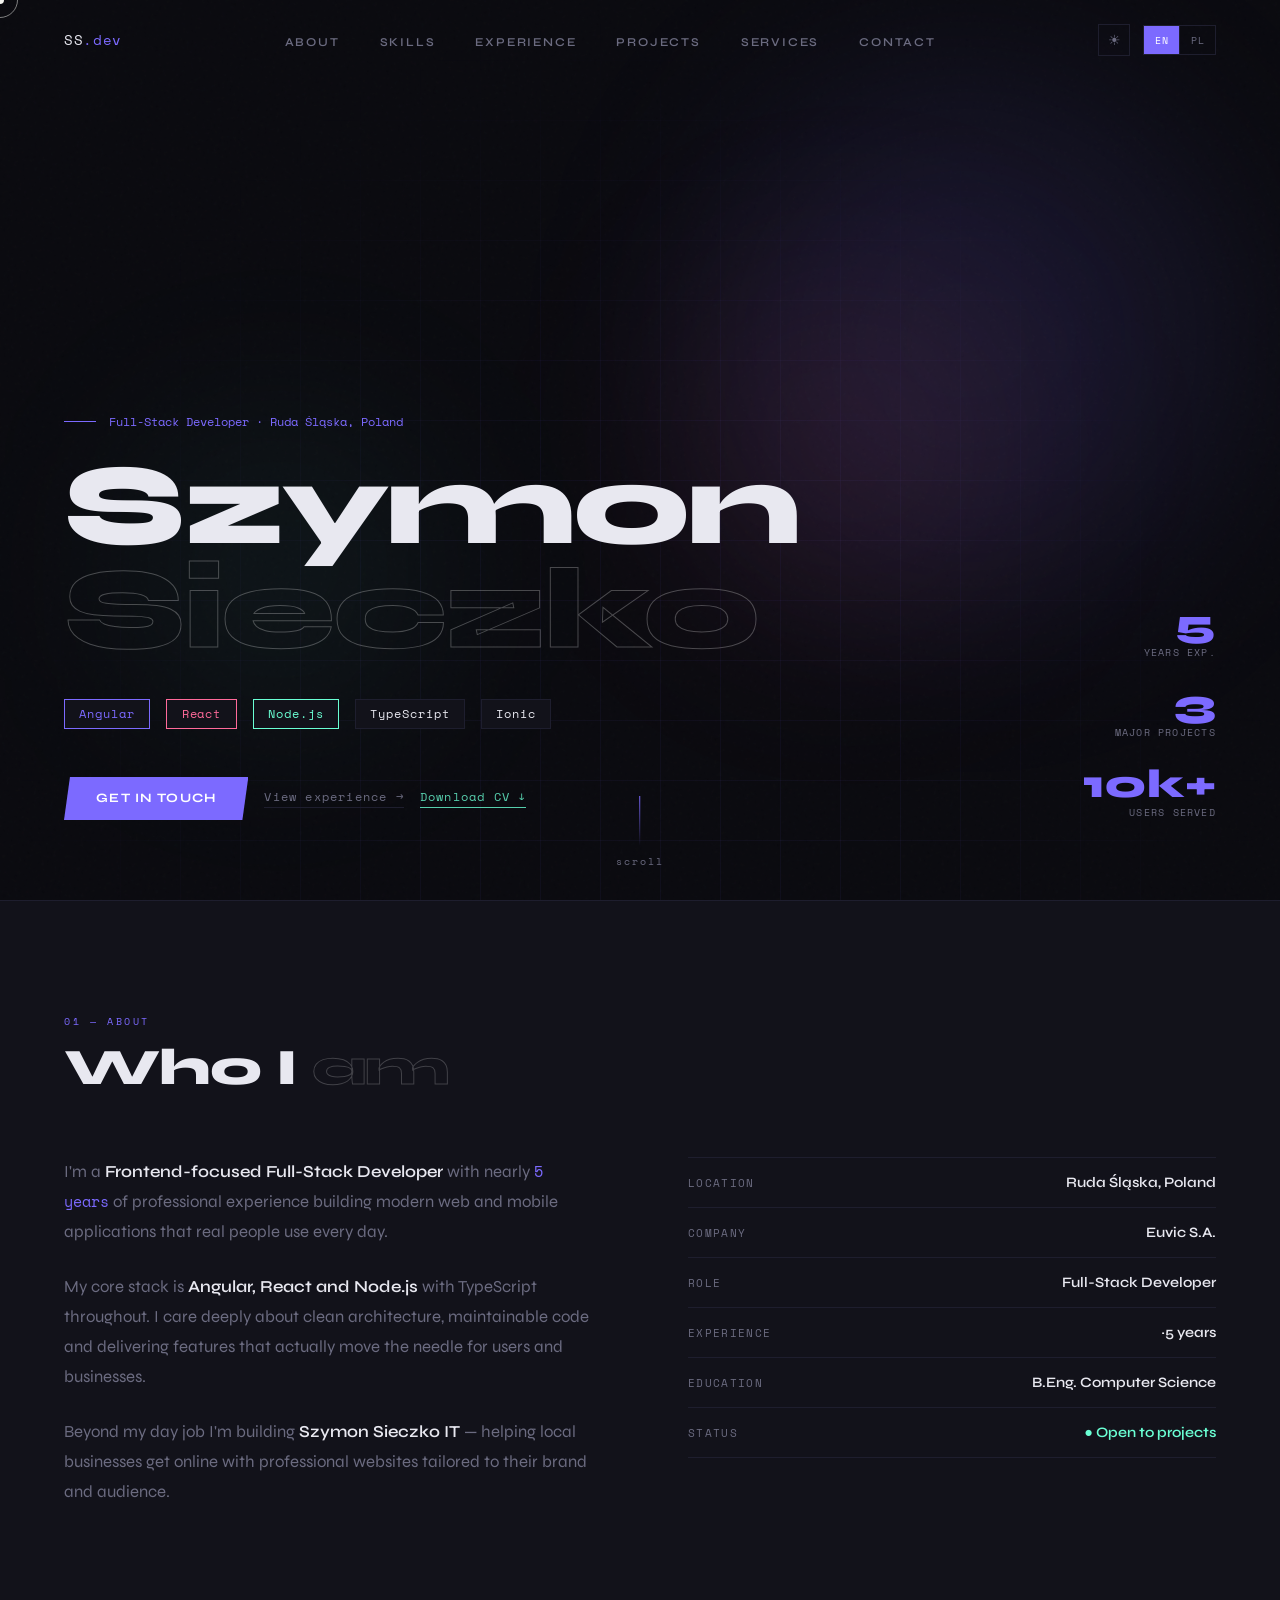
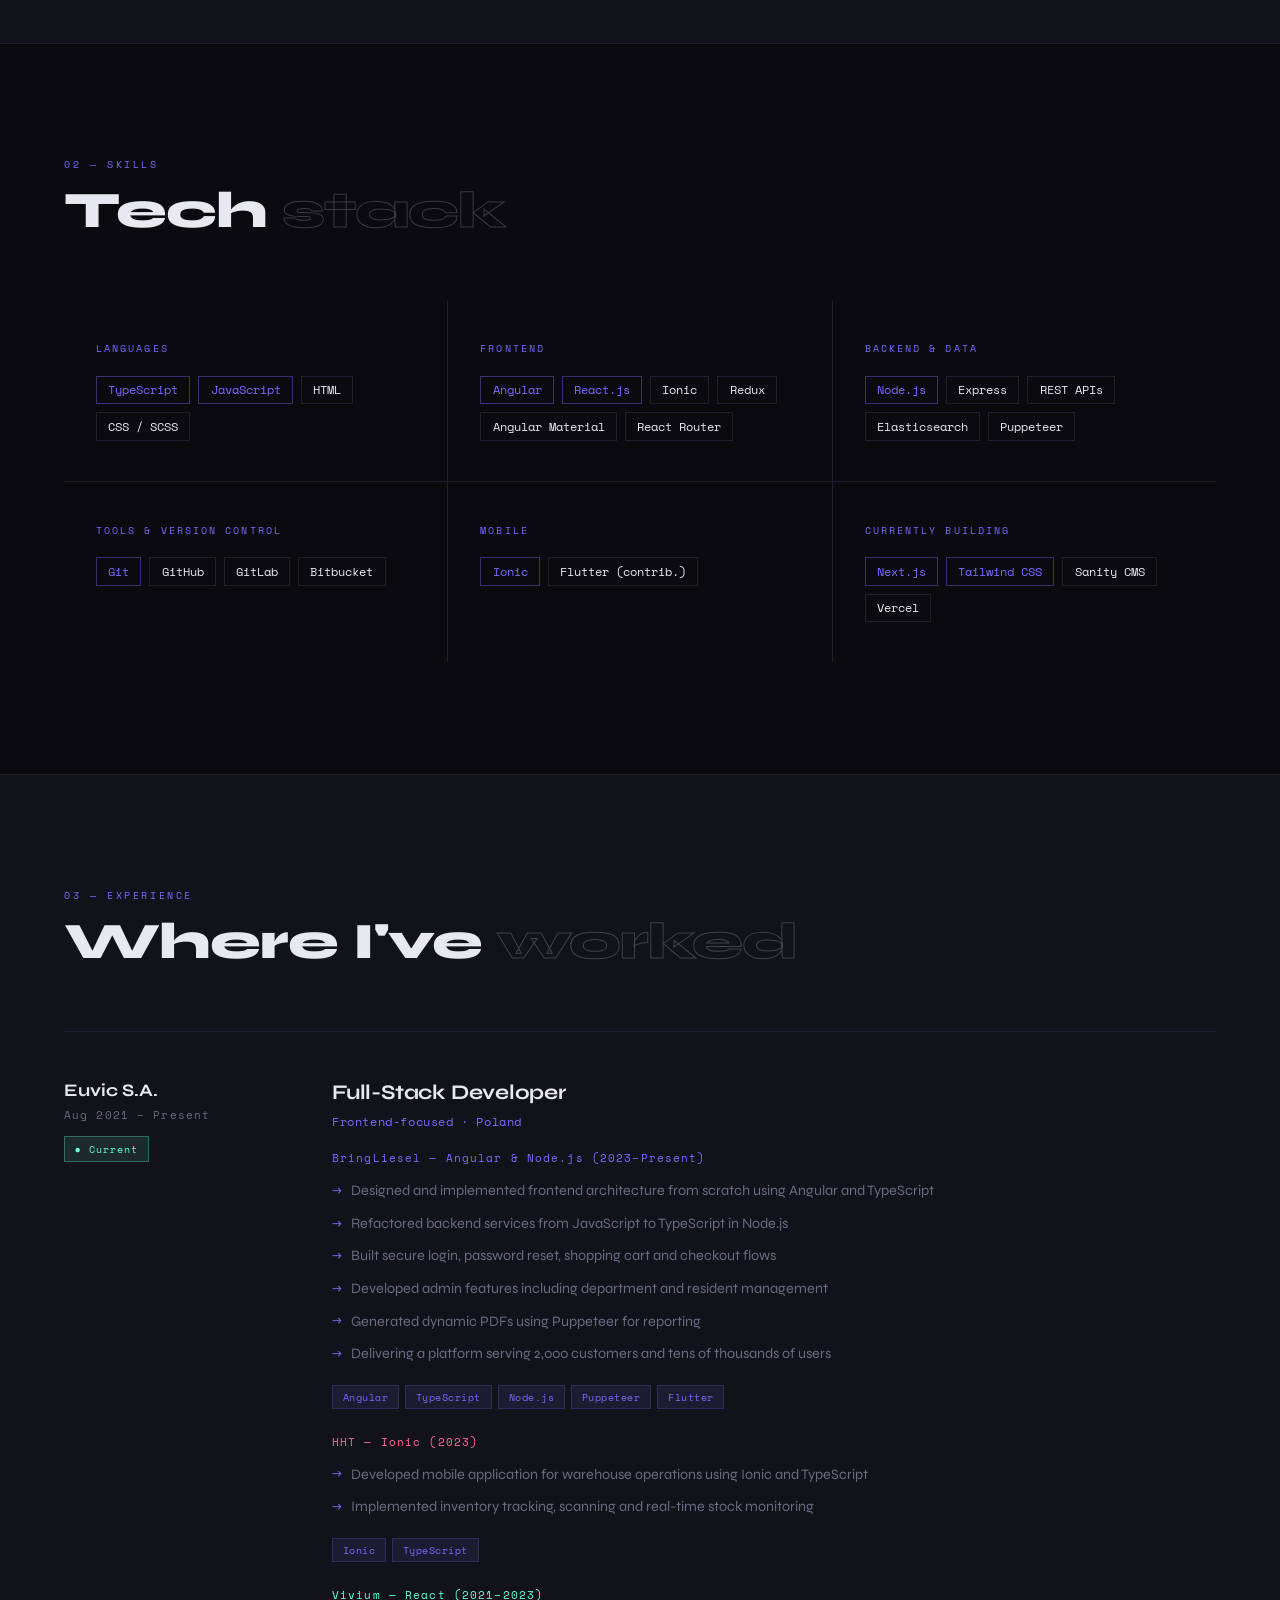
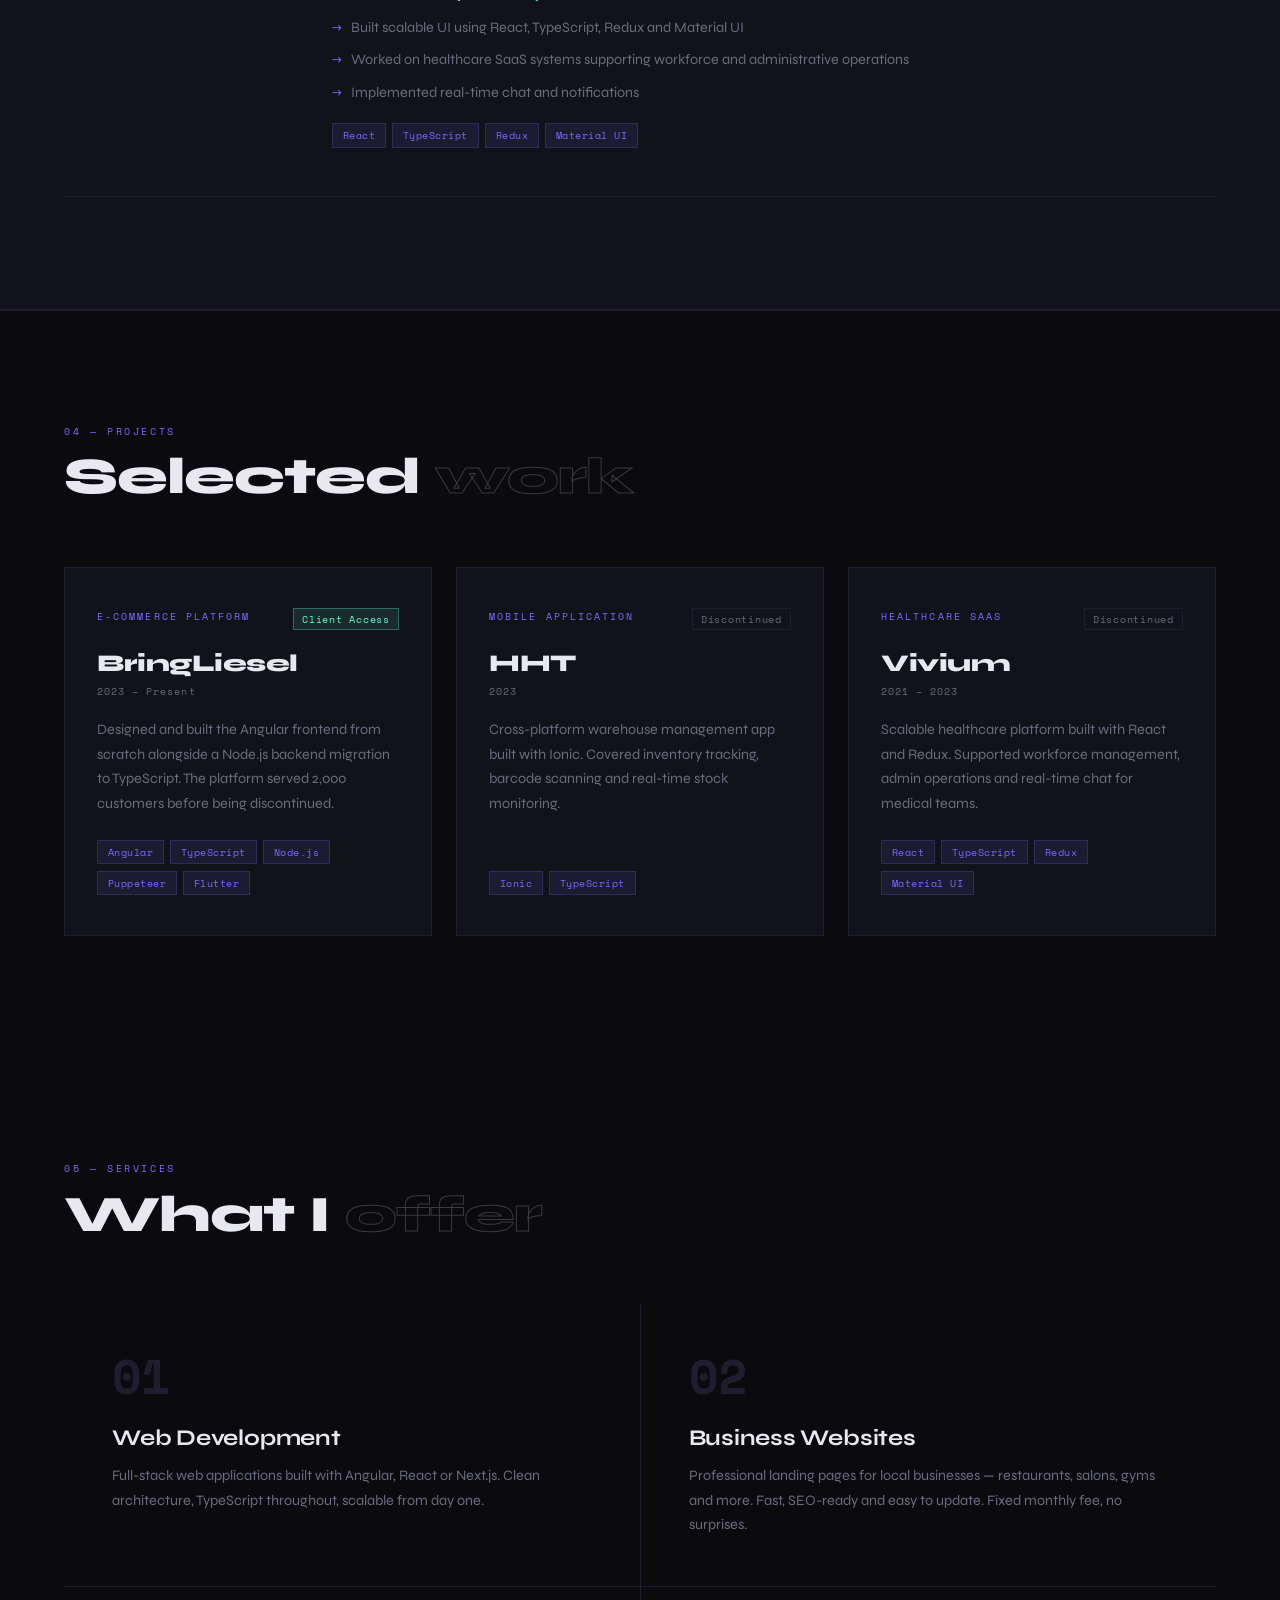
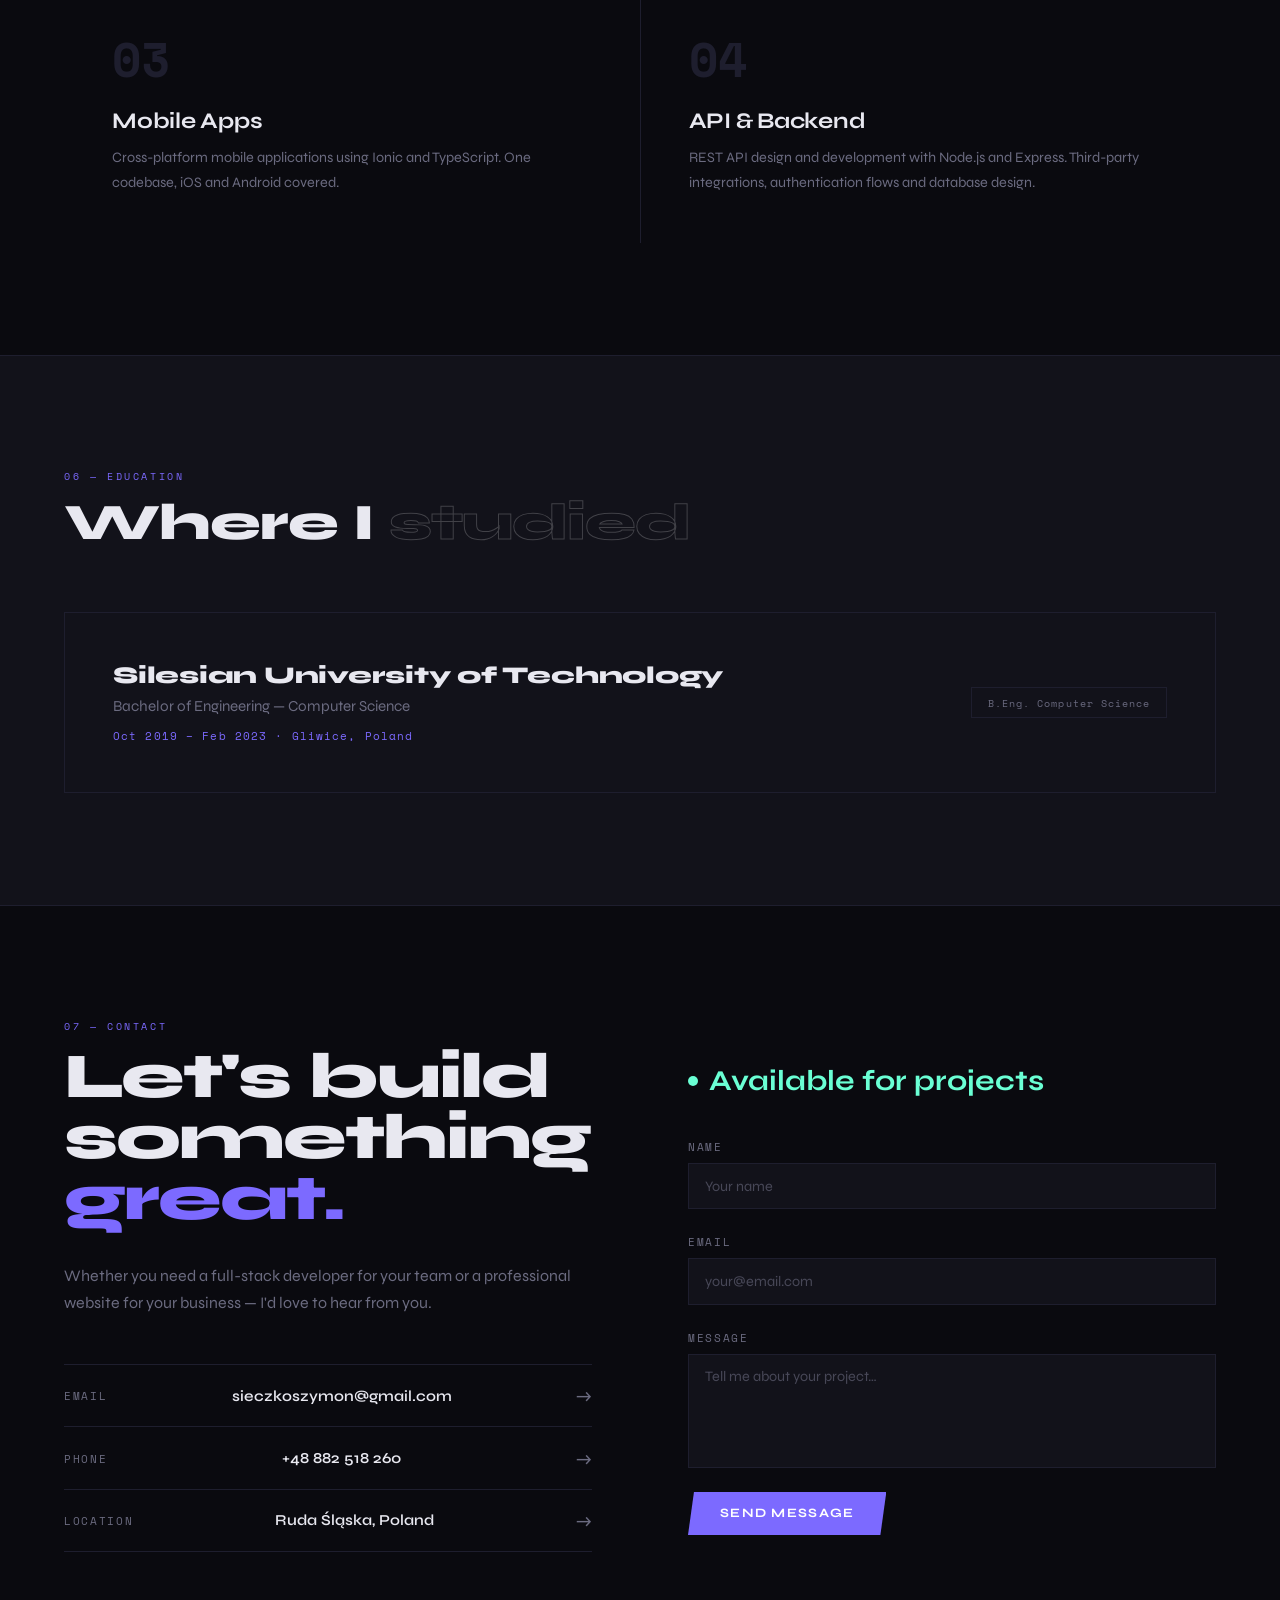
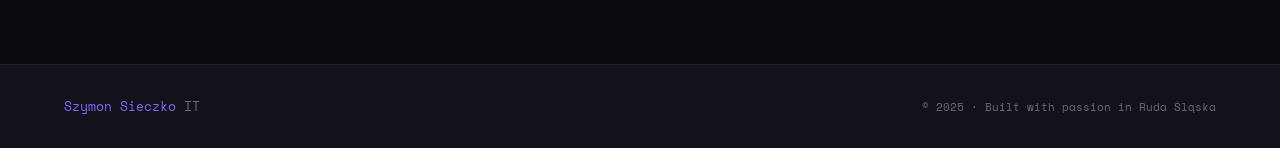
<file: index.html>
<!doctype html>
<html lang="en">
  <head>
    <meta charset="UTF-8" />
    <meta name="viewport" content="width=device-width, initial-scale=1.0" />
    <title>Szymon Sieczko – Full-Stack Developer</title>

    <!-- Google Analytics -->
    <script
      async
      src="https://www.googletagmanager.com/gtag/js?id=G-E8KSC1H71P"></script>
    <script>
      window.dataLayer = window.dataLayer || [];
      function gtag() {
        dataLayer.push(arguments);
      }
      gtag("js", new Date());
      gtag("config", "G-E8KSC1H71P");
    </script>

    <!-- SEO -->
    <meta
      name="description"
      content="Szymon Sieczko – Frontend-focused Full-Stack Developer with 5 years of experience in Angular, React, Node.js and TypeScript. Based in Ruda Śląska, Poland." />
    <meta name="author" content="Szymon Sieczko" />
    <meta name="robots" content="index, follow" />
    <meta property="og:title" content="Szymon Sieczko – Full-Stack Developer" />
    <meta
      property="og:description"
      content="Frontend-focused Full-Stack Developer. Angular, React, Node.js, TypeScript." />
    <meta property="og:type" content="website" />
    <meta property="og:image" content="https://sieczko.it/og-image.png" />
    <meta property="og:image:width" content="1200" />
    <meta property="og:image:height" content="630" />
    <meta property="og:image:type" content="image/png" />
    <meta property="og:url" content="https://sieczko.it" />

    <meta property="og:locale" content="en_GB" />
    <meta property="og:site_name" content="Szymon Sieczko IT" />
    <link
      href="https://fonts.googleapis.com/css2?family=Space+Mono:ital,wght@0,400;0,700;1,400&family=Syne:wght@400;600;700;800&display=swap"
      rel="stylesheet" />
    <link
      rel="apple-touch-icon"
      sizes="180x180"
      href="assets/apple-touch-icon.png" />
    <link
      rel="icon"
      type="image/png"
      sizes="32x32"
      href="assets/favicon-32x32.png" />
    <link
      rel="icon"
      type="image/png"
      sizes="16x16"
      href="assets/favicon-16x16.png" />

    <link rel="stylesheet" href="css/styles.css" />
  </head>
  <body>
    <div class="cursor" id="cursor">
      <div class="cursor-dot" id="cursorDot"></div>
      <div class="cursor-ring" id="cursorRing"></div>
    </div>

    <nav id="navbar">
      <a class="nav-brand" href="#"><span>SS</span>.dev</a>
      <ul class="nav-links">
        <li><a href="#about" data-i18n="nav_about">About</a></li>
        <li><a href="#skills" data-i18n="nav_skills">Skills</a></li>
        <li><a href="#experience" data-i18n="nav_experience">Experience</a></li>
        <li><a href="#projects" data-i18n="nav_projects">Projects</a></li>
        <li><a href="#services" data-i18n="nav_services">Services</a></li>
        <li><a href="#contact" data-i18n="nav_contact">Contact</a></li>
      </ul>
      <div class="nav-controls">
        <button class="theme-toggle" id="themeToggle" aria-label="Toggle theme">
          ☀
        </button>
        <div class="lang-toggle" role="group" aria-label="Select language">
          <button class="lang-btn active" data-lang="en">EN</button>
          <button class="lang-btn" data-lang="pl">PL</button>
        </div>
        <button class="menu-toggle" id="menuToggle" aria-label="Toggle menu">
          <span class="bar"></span>
          <span class="bar"></span>
          <span class="bar"></span>
        </button>
      </div>
    </nav>

    <!-- HERO -->
    <section class="hero" id="hero">
      <div class="hero-grid-lines"></div>
      <div class="hero-glow glow-1"></div>
      <div class="hero-glow glow-2"></div>
      <div class="hero-glow glow-3"></div>

      <p class="hero-tag" data-i18n="hero_tag">
        Full-Stack Developer · Ruda Śląska, Poland
      </p>
      <h1 class="hero-name">
        <span class="line-1">Szymon</span>
        <span class="line-2">Sieczko</span>
      </h1>
      <div class="hero-role">
        <span class="role-pill accent">Angular</span>
        <span class="role-pill accent2">React</span>
        <span class="role-pill accent3">Node.js</span>
        <span class="role-pill">TypeScript</span>
        <span class="role-pill">Ionic</span>
      </div>
      <div class="hero-cta">
        <a href="#contact" class="btn-primary" data-i18n="hero_cta_primary"
          >Get in touch</a
        >
        <a href="#experience" class="btn-ghost" data-i18n="hero_cta_ghost"
          >View experience →</a
        >
        <a
          href="assets/Szymon_Sieczko_CV_EN.pdf"
          class="btn-cv"
          id="cvDownloadBtn"
          download
          data-i18n="hero_cta_cv"
          >Download CV ↓</a
        >
      </div>

      <div class="hero-stats">
        <div class="stat">
          <div class="stat-num">5</div>
          <div class="stat-label" data-i18n="stat_label_1">Years exp.</div>
        </div>
        <div class="stat">
          <div class="stat-num">3</div>
          <div class="stat-label" data-i18n="stat_label_2">Major projects</div>
        </div>
        <div class="stat">
          <div class="stat-num">10k+</div>
          <div class="stat-label" data-i18n="stat_label_3">Users served</div>
        </div>
      </div>

      <div class="scroll-indicator">
        <div class="scroll-line"></div>
        <span class="scroll-text" data-i18n="scroll_text">scroll</span>
      </div>
    </section>

    <!-- ABOUT -->
    <section class="about" id="about">
      <div class="max">
        <p class="section-num fade-up" data-i18n="section_about_num">
          01 — About
        </p>
        <h2 class="section-title fade-up" data-i18n-html="section_about_title">
          Who I <span>am</span>
        </h2>
        <div class="about-grid">
          <div class="about-text fade-up">
            <p data-i18n-html="about_p1">
              I'm a <strong>Frontend-focused Full-Stack Developer</strong> with
              nearly <span class="hl">5 years</span> of professional experience
              building modern web and mobile applications that real people use
              every day.
            </p>
            <p data-i18n-html="about_p2">
              My core stack is <strong>Angular, React and Node.js</strong> with
              TypeScript throughout. I care deeply about clean architecture,
              maintainable code and delivering features that actually move the
              needle for users and businesses.
            </p>
            <p data-i18n-html="about_p3">
              Beyond my day job I'm building
              <strong>Szymon Sieczko IT</strong> — helping local businesses get
              online with professional websites tailored to their brand and
              audience.
            </p>
          </div>
          <div class="about-details fade-up">
            <div class="detail-row">
              <span class="detail-key" data-i18n="detail_key_location"
                >Location</span
              >
              <span class="detail-val" data-i18n="detail_val_location"
                >Ruda Śląska, Poland</span
              >
            </div>
            <div class="detail-row">
              <span class="detail-key" data-i18n="detail_key_company"
                >Company</span
              >
              <span class="detail-val">Euvic S.A.</span>
            </div>
            <div class="detail-row">
              <span class="detail-key" data-i18n="detail_key_role">Role</span>
              <span class="detail-val" data-i18n="detail_val_role"
                >Full-Stack Developer</span
              >
            </div>
            <div class="detail-row">
              <span class="detail-key" data-i18n="detail_key_experience"
                >Experience</span
              >
              <span class="detail-val" data-i18n="detail_val_experience"
                >~5 years</span
              >
            </div>
            <div class="detail-row">
              <span class="detail-key" data-i18n="detail_key_education"
                >Education</span
              >
              <span class="detail-val" data-i18n="detail_val_education"
                >B.Eng. Computer Science</span
              >
            </div>
            <div class="detail-row">
              <span class="detail-key" data-i18n="detail_key_status"
                >Status</span
              >
              <span class="detail-val green" data-i18n="detail_val_status"
                >● Open to projects</span
              >
            </div>
          </div>
        </div>
      </div>
    </section>

    <!-- SKILLS -->
    <section class="skills" id="skills">
      <div class="max">
        <p class="section-num fade-up" data-i18n="section_skills_num">
          02 — Skills
        </p>
        <h2 class="section-title fade-up" data-i18n-html="section_skills_title">
          Tech <span>stack</span>
        </h2>
        <div class="skills-grid">
          <div class="skill-card fade-up">
            <div class="skill-cat" data-i18n="skill_cat_languages">
              Languages
            </div>
            <div class="skill-list">
              <span class="skill-tag hot">TypeScript</span>
              <span class="skill-tag hot">JavaScript</span>
              <span class="skill-tag">HTML</span>
              <span class="skill-tag">CSS / SCSS</span>
            </div>
          </div>
          <div class="skill-card fade-up">
            <div class="skill-cat" data-i18n="skill_cat_frontend">Frontend</div>
            <div class="skill-list">
              <span class="skill-tag hot">Angular</span>
              <span class="skill-tag hot">React.js</span>
              <span class="skill-tag">Ionic</span>
              <span class="skill-tag">Redux</span>
              <span class="skill-tag">Angular Material</span>
              <span class="skill-tag">React Router</span>
            </div>
          </div>
          <div class="skill-card fade-up">
            <div class="skill-cat" data-i18n="skill_cat_backend">
              Backend &amp; Data
            </div>
            <div class="skill-list">
              <span class="skill-tag hot">Node.js</span>
              <span class="skill-tag">Express</span>
              <span class="skill-tag">REST APIs</span>
              <span class="skill-tag">Elasticsearch</span>
              <span class="skill-tag">Puppeteer</span>
            </div>
          </div>
          <div class="skill-card fade-up">
            <div class="skill-cat" data-i18n="skill_cat_tools">
              Tools &amp; Version Control
            </div>
            <div class="skill-list">
              <span class="skill-tag hot">Git</span>
              <span class="skill-tag">GitHub</span>
              <span class="skill-tag">GitLab</span>
              <span class="skill-tag">Bitbucket</span>
            </div>
          </div>
          <div class="skill-card fade-up">
            <div class="skill-cat" data-i18n="skill_cat_mobile">Mobile</div>
            <div class="skill-list">
              <span class="skill-tag hot">Ionic</span>
              <span class="skill-tag">Flutter (contrib.)</span>
            </div>
          </div>
          <div class="skill-card fade-up">
            <div class="skill-cat" data-i18n="skill_cat_building">
              Currently building
            </div>
            <div class="skill-list">
              <span class="skill-tag hot">Next.js</span>
              <span class="skill-tag hot">Tailwind CSS</span>
              <span class="skill-tag">Sanity CMS</span>
              <span class="skill-tag">Vercel</span>
            </div>
          </div>
        </div>
      </div>
    </section>

    <!-- EXPERIENCE -->
    <section class="experience" id="experience">
      <div class="max">
        <p class="section-num fade-up" data-i18n="section_exp_num">
          03 — Experience
        </p>
        <h2 class="section-title fade-up" data-i18n-html="section_exp_title">
          Where I've <span>worked</span>
        </h2>
        <div class="exp-list">
          <div class="exp-item fade-up">
            <div class="exp-meta">
              <div class="exp-company">Euvic S.A.</div>
              <div class="exp-period" data-i18n="exp_period">
                Aug 2021 – Present
              </div>
              <span class="exp-status" data-i18n="exp_status">● Current</span>
            </div>
            <div class="exp-content">
              <div class="exp-role">Full-Stack Developer</div>
              <div class="exp-sub" data-i18n="exp_sub">
                Frontend-focused · Poland
              </div>

              <div style="margin-bottom: 1.5rem">
                <div
                  data-i18n="exp_project_bl"
                  style="
                    font-family: var(--mono);
                    font-size: 0.7rem;
                    letter-spacing: 0.1em;
                    color: var(--accent);
                    margin-bottom: 0.8rem;
                  ">
                  BringLiesel — Angular &amp; Node.js (2023–Present)
                </div>
                <ul class="exp-bullets">
                  <li data-i18n="exp_bl_1">
                    Designed and implemented frontend architecture from scratch
                    using Angular and TypeScript
                  </li>
                  <li data-i18n="exp_bl_2">
                    Refactored backend services from JavaScript to TypeScript in
                    Node.js
                  </li>
                  <li data-i18n="exp_bl_3">
                    Built secure login, password reset, shopping cart and
                    checkout flows
                  </li>
                  <li data-i18n="exp_bl_4">
                    Developed admin features including department and resident
                    management
                  </li>
                  <li data-i18n="exp_bl_5">
                    Generated dynamic PDFs using Puppeteer for reporting
                  </li>
                  <li data-i18n="exp_bl_6">
                    Delivering a platform serving 2,000 customers and tens of
                    thousands of users
                  </li>
                </ul>
                <div class="exp-tags">
                  <span class="exp-tag">Angular</span>
                  <span class="exp-tag">TypeScript</span>
                  <span class="exp-tag">Node.js</span>
                  <span class="exp-tag">Puppeteer</span>
                  <span class="exp-tag">Flutter</span>
                </div>
              </div>

              <div style="margin-bottom: 1.5rem">
                <div
                  data-i18n="exp_project_hht"
                  style="
                    font-family: var(--mono);
                    font-size: 0.7rem;
                    letter-spacing: 0.1em;
                    color: var(--accent2);
                    margin-bottom: 0.8rem;
                  ">
                  HHT — Ionic (2023)
                </div>
                <ul class="exp-bullets">
                  <li data-i18n="exp_hht_1">
                    Developed mobile application for warehouse operations using
                    Ionic and TypeScript
                  </li>
                  <li data-i18n="exp_hht_2">
                    Implemented inventory tracking, scanning and real-time stock
                    monitoring
                  </li>
                </ul>
                <div class="exp-tags">
                  <span class="exp-tag">Ionic</span>
                  <span class="exp-tag">TypeScript</span>
                </div>
              </div>

              <div>
                <div
                  data-i18n="exp_project_viv"
                  style="
                    font-family: var(--mono);
                    font-size: 0.7rem;
                    letter-spacing: 0.1em;
                    color: var(--accent3);
                    margin-bottom: 0.8rem;
                  ">
                  Vivium — React (2021–2023)
                </div>
                <ul class="exp-bullets">
                  <li data-i18n="exp_viv_1">
                    Built scalable UI using React, TypeScript, Redux and
                    Material UI
                  </li>
                  <li data-i18n="exp_viv_2">
                    Worked on healthcare SaaS systems supporting workforce and
                    administrative operations
                  </li>
                  <li data-i18n="exp_viv_3">
                    Implemented real-time chat and notifications
                  </li>
                </ul>
                <div class="exp-tags">
                  <span class="exp-tag">React</span>
                  <span class="exp-tag">TypeScript</span>
                  <span class="exp-tag">Redux</span>
                  <span class="exp-tag">Material UI</span>
                </div>
              </div>
            </div>
          </div>
        </div>
      </div>
    </section>

    <!-- PROJECTS -->
    <section class="projects" id="projects">
      <div class="max">
        <p class="section-num fade-up" data-i18n="section_projects_num">
          04 — Projects
        </p>
        <h2
          class="section-title fade-up"
          data-i18n-html="section_projects_title">
          Selected <span>work</span>
        </h2>
        <div class="projects-grid">
          <div class="project-card fade-up">
            <div class="project-header">
              <div class="project-type" data-i18n="project_1_type">
                E-Commerce Platform
              </div>
              <span
                class="project-status client-access"
                data-i18n="project_3_status"
                >Client Access</span
              >
            </div>
            <h3 class="project-name">BringLiesel</h3>
            <p class="project-period" data-i18n="project_1_period">
              2023 – Present
            </p>
            <p class="project-desc" data-i18n="project_1_desc">
              Designed and built the Angular frontend from scratch alongside a
              Node.js backend migration to TypeScript. The platform served 2,000
              customers before being discontinued.
            </p>
            <div class="project-tags">
              <span class="exp-tag">Angular</span>
              <span class="exp-tag">TypeScript</span>
              <span class="exp-tag">Node.js</span>
              <span class="exp-tag">Puppeteer</span>
              <span class="exp-tag">Flutter</span>
            </div>
          </div>

          <div class="project-card fade-up">
            <div class="project-header">
              <div class="project-type" data-i18n="project_2_type">
                Mobile Application
              </div>
              <span
                class="project-status discontinued"
                data-i18n="project_2_status"
                >Discontinued</span
              >
            </div>
            <h3 class="project-name">HHT</h3>
            <p class="project-period">2023</p>
            <p class="project-desc" data-i18n="project_2_desc">
              Cross-platform warehouse management app built with Ionic. Covered
              inventory tracking, barcode scanning and real-time stock
              monitoring.
            </p>
            <div class="project-tags">
              <span class="exp-tag">Ionic</span>
              <span class="exp-tag">TypeScript</span>
            </div>
          </div>

          <div class="project-card fade-up">
            <div class="project-header">
              <div class="project-type" data-i18n="project_3_type">
                Healthcare SaaS
              </div>
              <span
                class="project-status discontinued"
                data-i18n="project_2_status"
                >Discontinued</span
              >
            </div>
            <h3 class="project-name">Vivium</h3>
            <p class="project-period">2021 – 2023</p>
            <p class="project-desc" data-i18n="project_3_desc">
              Scalable healthcare platform built with React and Redux. Supported
              workforce management, admin operations and real-time chat for
              medical teams.
            </p>
            <div class="project-tags">
              <span class="exp-tag">React</span>
              <span class="exp-tag">TypeScript</span>
              <span class="exp-tag">Redux</span>
              <span class="exp-tag">Material UI</span>
            </div>
          </div>
        </div>
      </div>
    </section>

    <!-- SERVICES -->
    <section class="services" id="services">
      <div class="max">
        <p class="section-num fade-up" data-i18n="section_services_num">
          04 — Services
        </p>
        <h2
          class="section-title fade-up"
          data-i18n-html="section_services_title">
          What I <span>offer</span>
        </h2>
        <div class="services-grid">
          <div class="service-card fade-up">
            <div class="service-num">01</div>
            <div class="service-name" data-i18n="service_1_name">
              Web Development
            </div>
            <div class="service-desc" data-i18n="service_1_desc">
              Full-stack web applications built with Angular, React or Next.js.
              Clean architecture, TypeScript throughout, scalable from day one.
            </div>
          </div>
          <div class="service-card fade-up">
            <div class="service-num">02</div>
            <div class="service-name" data-i18n="service_2_name">
              Business Websites
            </div>
            <div class="service-desc" data-i18n="service_2_desc">
              Professional landing pages for local businesses — restaurants,
              salons, gyms and more. Fast, SEO-ready and easy to update. Fixed
              monthly fee, no surprises.
            </div>
          </div>
          <div class="service-card fade-up">
            <div class="service-num">03</div>
            <div class="service-name" data-i18n="service_3_name">
              Mobile Apps
            </div>
            <div class="service-desc" data-i18n="service_3_desc">
              Cross-platform mobile applications using Ionic and TypeScript. One
              codebase, iOS and Android covered.
            </div>
          </div>
          <div class="service-card fade-up">
            <div class="service-num">04</div>
            <div class="service-name" data-i18n="service_4_name">
              API &amp; Backend
            </div>
            <div class="service-desc" data-i18n="service_4_desc">
              REST API design and development with Node.js and Express.
              Third-party integrations, authentication flows and database
              design.
            </div>
          </div>
        </div>
      </div>
    </section>

    <!-- EDUCATION -->
    <section class="education" id="education">
      <div class="max">
        <p class="section-num fade-up" data-i18n="section_edu_num">
          05 — Education
        </p>
        <h2 class="section-title fade-up" data-i18n-html="section_edu_title">
          Where I <span>studied</span>
        </h2>
        <div class="edu-card fade-up">
          <div class="edu-left">
            <div class="edu-school" data-i18n="edu_school">
              Silesian University of Technology
            </div>
            <div class="edu-degree" data-i18n="edu_degree">
              Bachelor of Engineering — Computer Science
            </div>
            <div class="edu-period" data-i18n="edu_period">
              Oct 2019 – Feb 2023 · Gliwice, Poland
            </div>
          </div>
          <div class="edu-badge" data-i18n="edu_badge">
            B.Eng. Computer Science
          </div>
        </div>
      </div>
    </section>

    <!-- CONTACT -->
    <section class="contact" id="contact">
      <div class="max">
        <p class="section-num fade-up" data-i18n="section_contact_num">
          06 — Contact
        </p>
        <div class="contact-inner">
          <div class="fade-up">
            <h2 class="contact-headline" data-i18n-html="contact_headline">
              Let's build something <span>great.</span>
            </h2>
            <p class="contact-sub" data-i18n="contact_sub">
              Whether you need a full-stack developer for your team or a
              professional website for your business — I'd love to hear from
              you.
            </p>
            <div class="contact-links">
              <a class="contact-link" href="mailto:sieczkoszymon@gmail.com">
                <span class="contact-link-label" data-i18n="contact_label_email"
                  >Email</span
                >
                <span class="contact-link-val">sieczkoszymon@gmail.com</span>
                <span class="contact-link-arr">→</span>
              </a>
              <a class="contact-link" href="tel:+48882518260">
                <span class="contact-link-label" data-i18n="contact_label_phone"
                  >Phone</span
                >
                <span class="contact-link-val">+48 882 518 260</span>
                <span class="contact-link-arr">→</span>
              </a>
              <a class="contact-link" href="#">
                <span
                  class="contact-link-label"
                  data-i18n="contact_label_location"
                  >Location</span
                >
                <span class="contact-link-val" data-i18n="contact_val_location"
                  >Ruda Śląska, Poland</span
                >
                <span class="contact-link-arr">→</span>
              </a>
            </div>
          </div>
          <div class="contact-right fade-up">
            <div class="avail-status" style="margin-bottom: 2.5rem">
              <div class="avail-dot"></div>
              <span data-i18n="avail_status">Available for projects</span>
            </div>
            <form id="contactForm" class="contact-form" novalidate>
              <div class="form-group">
                <label for="formName" data-i18n="form_label_name">Name</label>
                <input
                  type="text"
                  id="formName"
                  name="name"
                  data-i18n-placeholder="form_placeholder_name"
                  placeholder="Your name"
                  required
                  autocomplete="name" />
              </div>
              <div class="form-group">
                <label for="formEmail" data-i18n="form_label_email"
                  >Email</label
                >
                <input
                  type="email"
                  id="formEmail"
                  name="email"
                  data-i18n-placeholder="form_placeholder_email"
                  placeholder="your@email.com"
                  required
                  autocomplete="email" />
              </div>
              <div class="form-group">
                <label for="formMessage" data-i18n="form_label_message"
                  >Message</label
                >
                <textarea
                  id="formMessage"
                  name="message"
                  rows="5"
                  data-i18n-placeholder="form_placeholder_message"
                  placeholder="Tell me about your project…"
                  required></textarea>
              </div>
              <div class="form-footer">
                <button
                  type="submit"
                  class="btn-primary form-submit"
                  data-i18n="form_submit">
                  Send Message
                </button>
                <p class="form-status" id="formStatus" aria-live="polite"></p>
              </div>
            </form>
          </div>
        </div>
      </div>
    </section>

    <footer>
      <div class="footer-brand"><span>Szymon Sieczko</span> IT</div>
      <p data-i18n="footer_copy">© 2025 · Built with passion in Ruda Śląska</p>
    </footer>

    <script src="js/translations.js"></script>
    <script src="js/main.js"></script>
  </body>
</html>
</file>
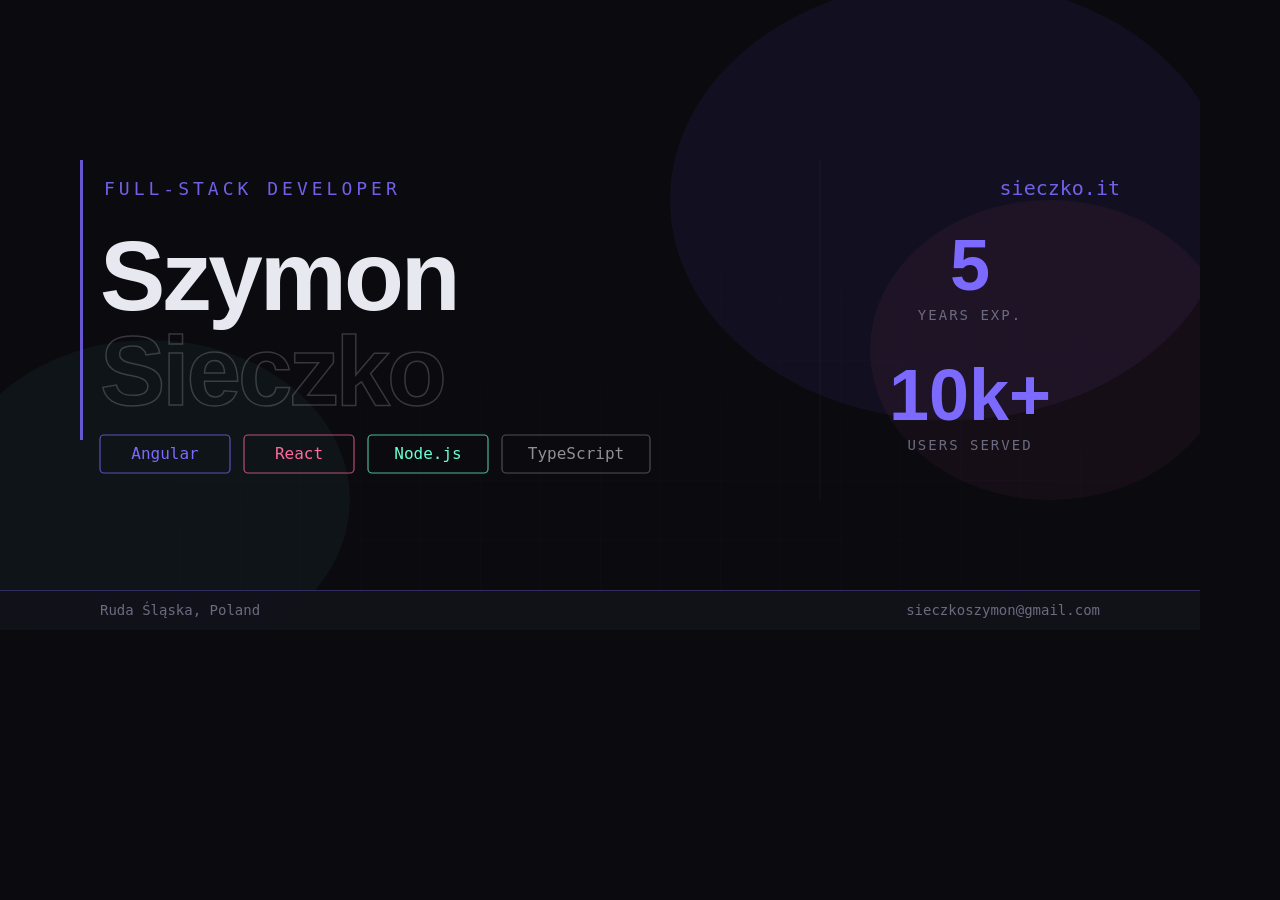
<file: image.html>
<!doctype html>
<html>
  <head>
    <meta charset="UTF-8" />
    <style>
      * {
        margin: 0;
        padding: 0;
        box-sizing: border-box;
      }
      body {
        width: 1200px;
        height: 630px;
        overflow: hidden;
        background: #0a0a0f;
      }
    </style>
  </head>
  <body>
    <svg
      width="1200"
      height="630"
      viewBox="0 0 1200 630"
      xmlns="http://www.w3.org/2000/svg">
      <rect width="1200" height="630" fill="#0a0a0f" />
      <defs>
        <pattern id="grid" width="60" height="60" patternUnits="userSpaceOnUse">
          <path
            d="M 60 0 L 0 0 0 60"
            fill="none"
            stroke="#7c6aff"
            stroke-width="0.4"
            opacity="0.15" />
        </pattern>
        <radialGradient id="fade" cx="50%" cy="100%" r="70%">
          <stop offset="0%" stop-color="#0a0a0f" stop-opacity="0" />
          <stop offset="100%" stop-color="#0a0a0f" stop-opacity="1" />
        </radialGradient>
      </defs>
      <rect width="1200" height="630" fill="url(#grid)" />
      <rect width="1200" height="630" fill="url(#fade)" />
      <ellipse
        cx="950"
        cy="200"
        rx="280"
        ry="220"
        fill="#7c6aff"
        opacity="0.07" />
      <ellipse
        cx="1050"
        cy="350"
        rx="180"
        ry="150"
        fill="#ff6a9a"
        opacity="0.05" />
      <ellipse
        cx="150"
        cy="500"
        rx="200"
        ry="160"
        fill="#6affd4"
        opacity="0.04" />
      <rect
        x="80"
        y="160"
        width="3"
        height="280"
        fill="#7c6aff"
        opacity="0.8" />
      <text
        x="104"
        y="195"
        font-family="monospace"
        font-size="18"
        fill="#7c6aff"
        letter-spacing="4"
        opacity="0.9">
        FULL-STACK DEVELOPER
      </text>
      <text
        x="100"
        y="310"
        font-family="sans-serif"
        font-size="98"
        font-weight="800"
        fill="#e8e8f0"
        letter-spacing="-3">
        Szymon
      </text>
      <text
        x="100"
        y="405"
        font-family="sans-serif"
        font-size="98"
        font-weight="800"
        fill="none"
        stroke="#e8e8f0"
        stroke-width="1.5"
        opacity="0.2"
        letter-spacing="-3">
        Sieczko
      </text>
      <rect
        x="100"
        y="435"
        width="130"
        height="38"
        rx="4"
        fill="none"
        stroke="#7c6aff"
        stroke-width="1.2"
        opacity="0.7" />
      <text
        x="165"
        y="459"
        font-family="monospace"
        font-size="16"
        fill="#7c6aff"
        text-anchor="middle">
        Angular
      </text>
      <rect
        x="244"
        y="435"
        width="110"
        height="38"
        rx="4"
        fill="none"
        stroke="#ff6a9a"
        stroke-width="1.2"
        opacity="0.7" />
      <text
        x="299"
        y="459"
        font-family="monospace"
        font-size="16"
        fill="#ff6a9a"
        text-anchor="middle">
        React
      </text>
      <rect
        x="368"
        y="435"
        width="120"
        height="38"
        rx="4"
        fill="none"
        stroke="#6affd4"
        stroke-width="1.2"
        opacity="0.7" />
      <text
        x="428"
        y="459"
        font-family="monospace"
        font-size="16"
        fill="#6affd4"
        text-anchor="middle">
        Node.js
      </text>
      <rect
        x="502"
        y="435"
        width="148"
        height="38"
        rx="4"
        fill="none"
        stroke="#e8e8f0"
        stroke-width="1.2"
        opacity="0.3" />
      <text
        x="576"
        y="459"
        font-family="monospace"
        font-size="16"
        fill="#e8e8f0"
        text-anchor="middle"
        opacity="0.6">
        TypeScript
      </text>
      <text
        x="1120"
        y="195"
        font-family="monospace"
        font-size="20"
        fill="#7c6aff"
        text-anchor="end"
        opacity="0.9">
        sieczko.it
      </text>
      <line
        x1="820"
        y1="160"
        x2="820"
        y2="500"
        stroke="#e8e8f0"
        stroke-width="0.5"
        opacity="0.08" />
      <text
        x="970"
        y="290"
        font-family="sans-serif"
        font-size="72"
        font-weight="800"
        fill="#7c6aff"
        text-anchor="middle">
        5
      </text>
      <text
        x="970"
        y="320"
        font-family="monospace"
        font-size="14"
        fill="#6b6b80"
        text-anchor="middle"
        letter-spacing="2">
        YEARS EXP.
      </text>
      <text
        x="970"
        y="420"
        font-family="sans-serif"
        font-size="72"
        font-weight="800"
        fill="#7c6aff"
        text-anchor="middle">
        10k+
      </text>
      <text
        x="970"
        y="450"
        font-family="monospace"
        font-size="14"
        fill="#6b6b80"
        text-anchor="middle"
        letter-spacing="2">
        USERS SERVED
      </text>
      <rect
        x="0"
        y="590"
        width="1200"
        height="40"
        fill="#12121a"
        opacity="0.9" />
      <rect
        x="0"
        y="590"
        width="1200"
        height="1"
        fill="#7c6aff"
        opacity="0.3" />
      <text
        x="100"
        y="615"
        font-family="monospace"
        font-size="14"
        fill="#6b6b80">
        Ruda Śląska, Poland
      </text>
      <text
        x="1100"
        y="615"
        font-family="monospace"
        font-size="14"
        fill="#6b6b80"
        text-anchor="end">
        sieczkoszymon@gmail.com
      </text>
    </svg>
  </body>
</html>
</file>
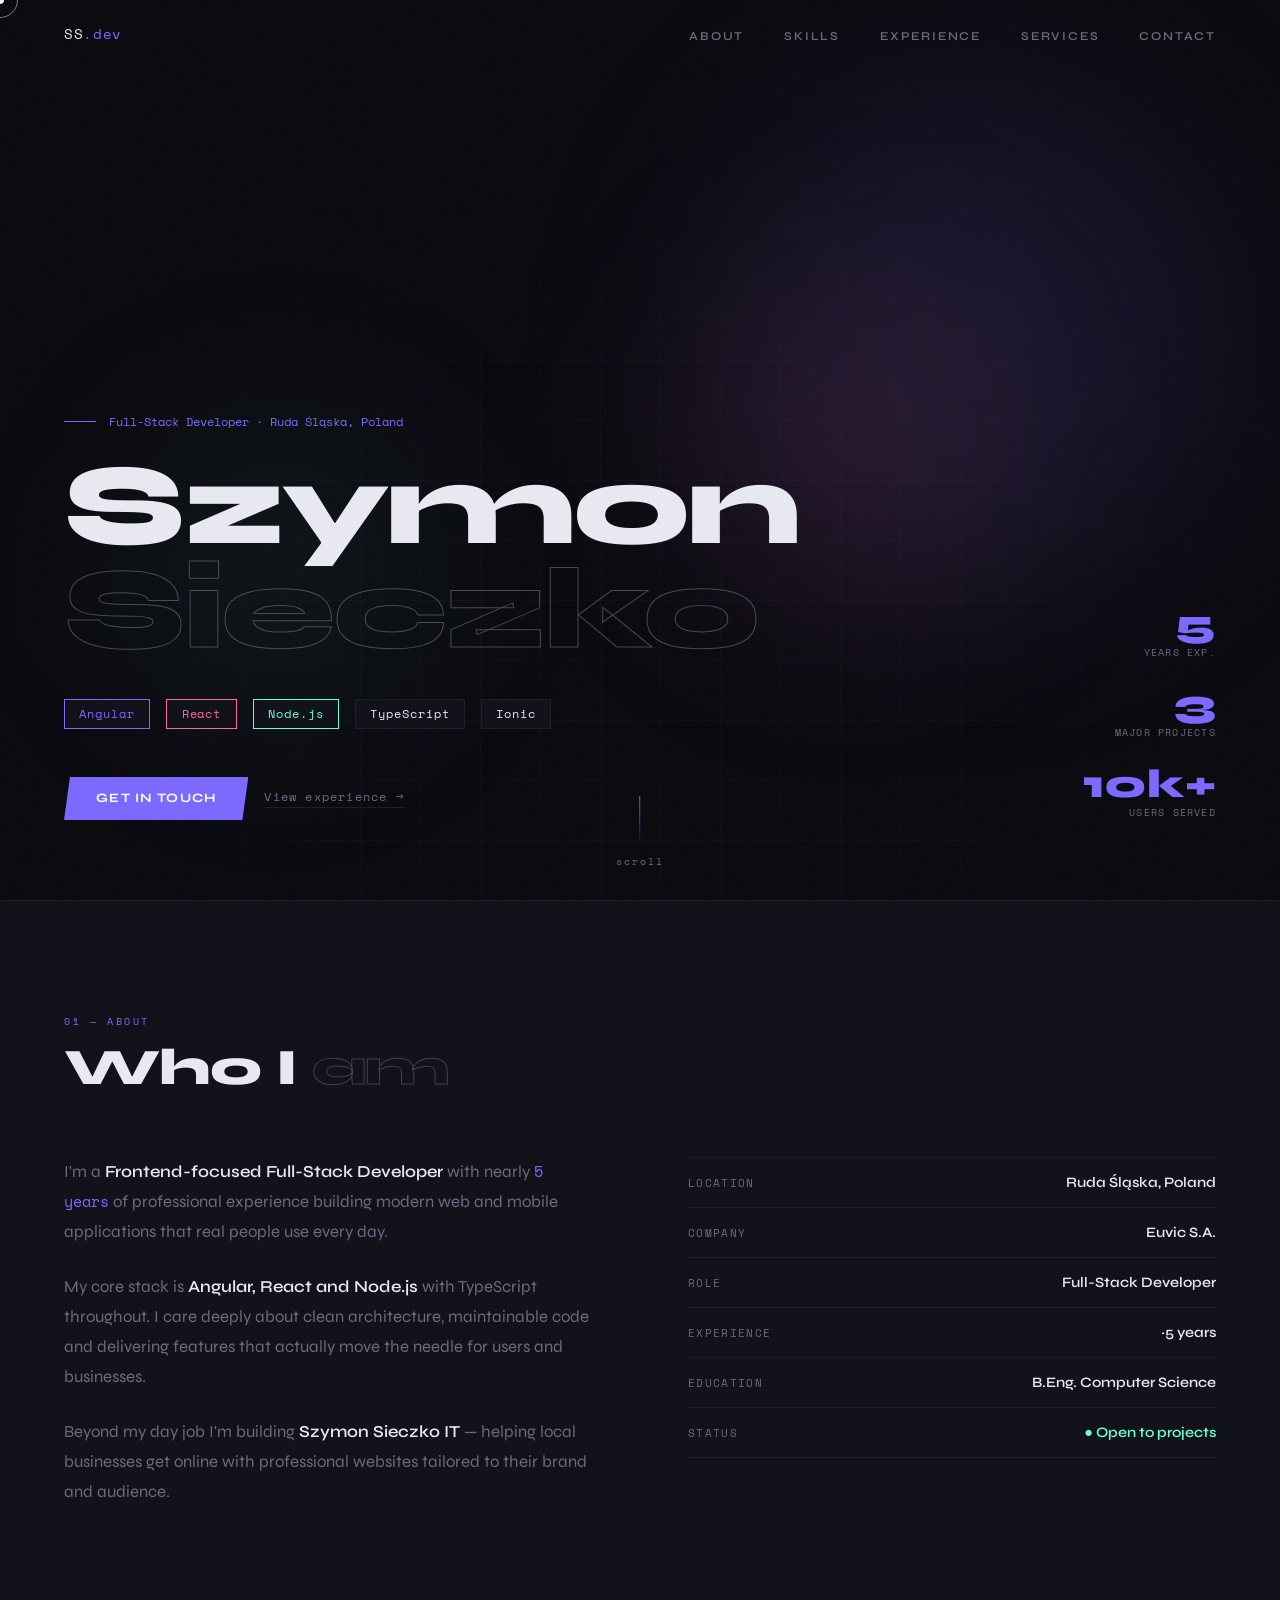
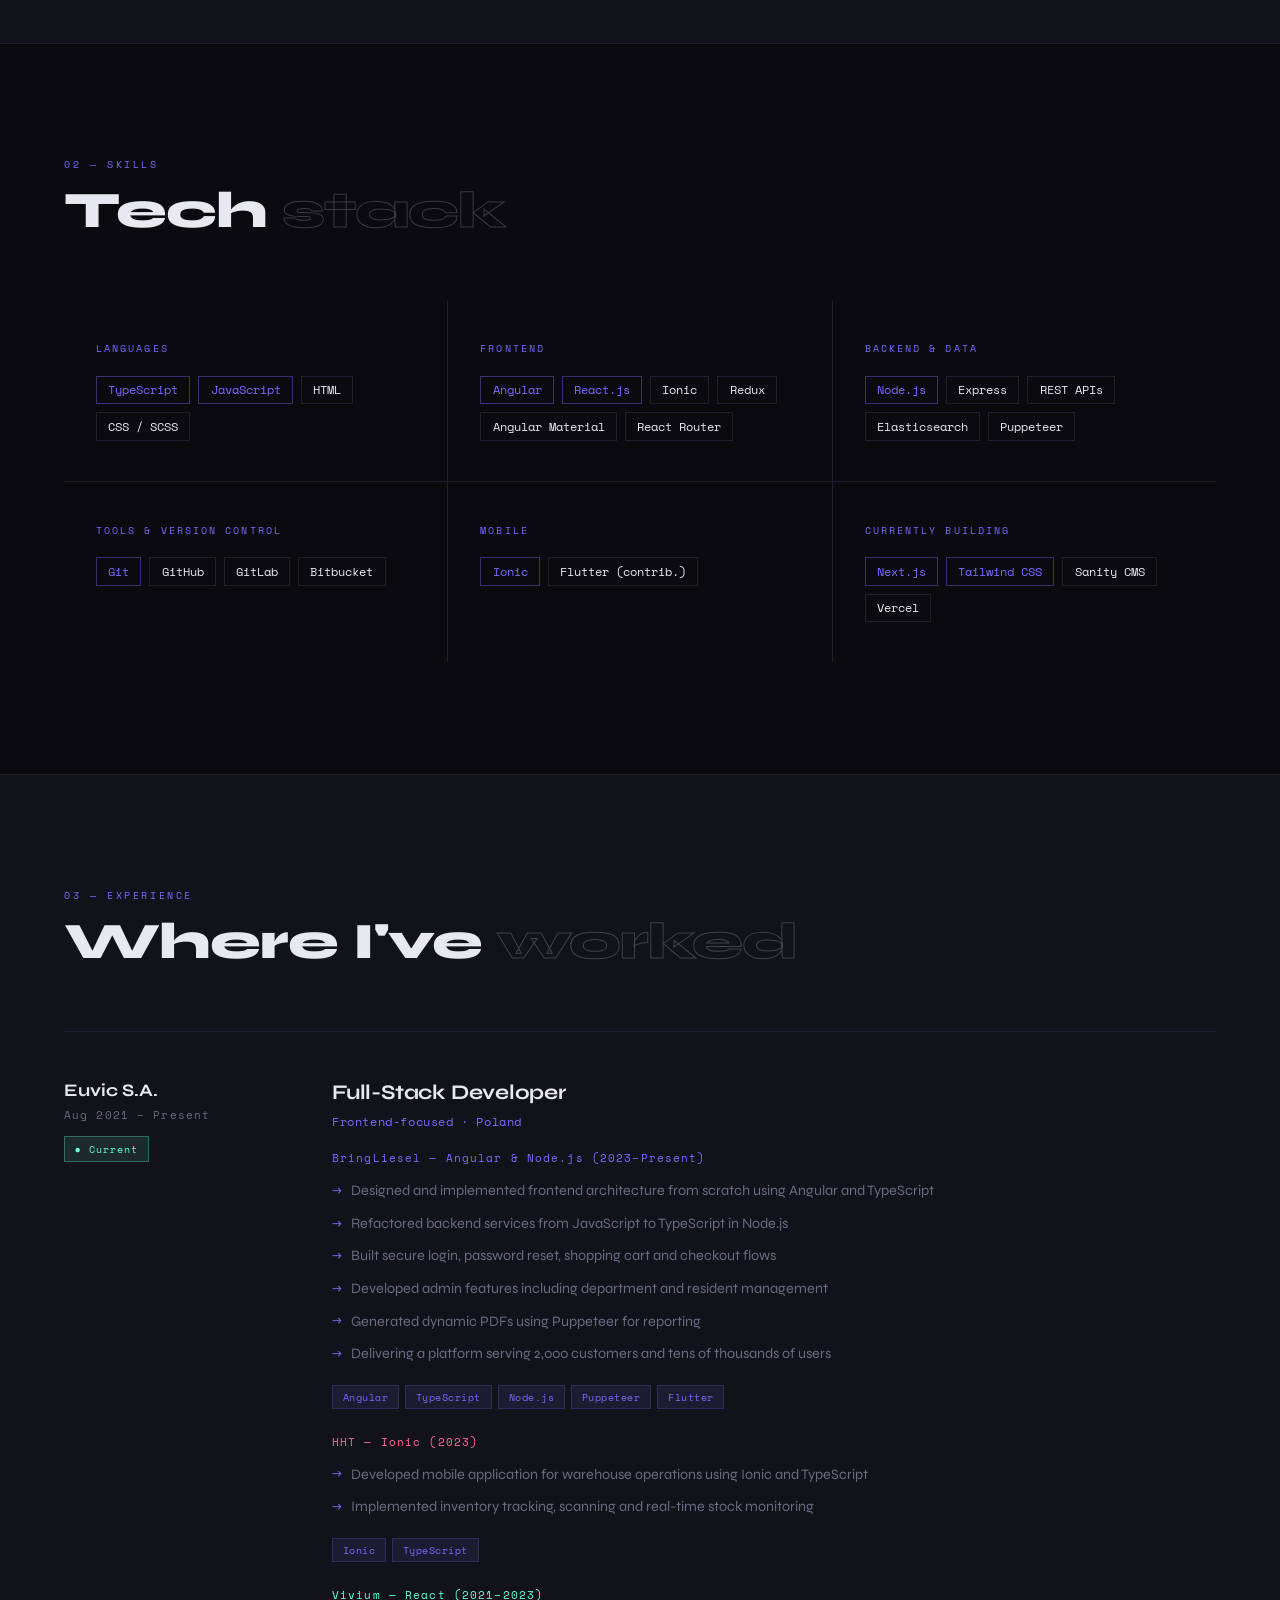
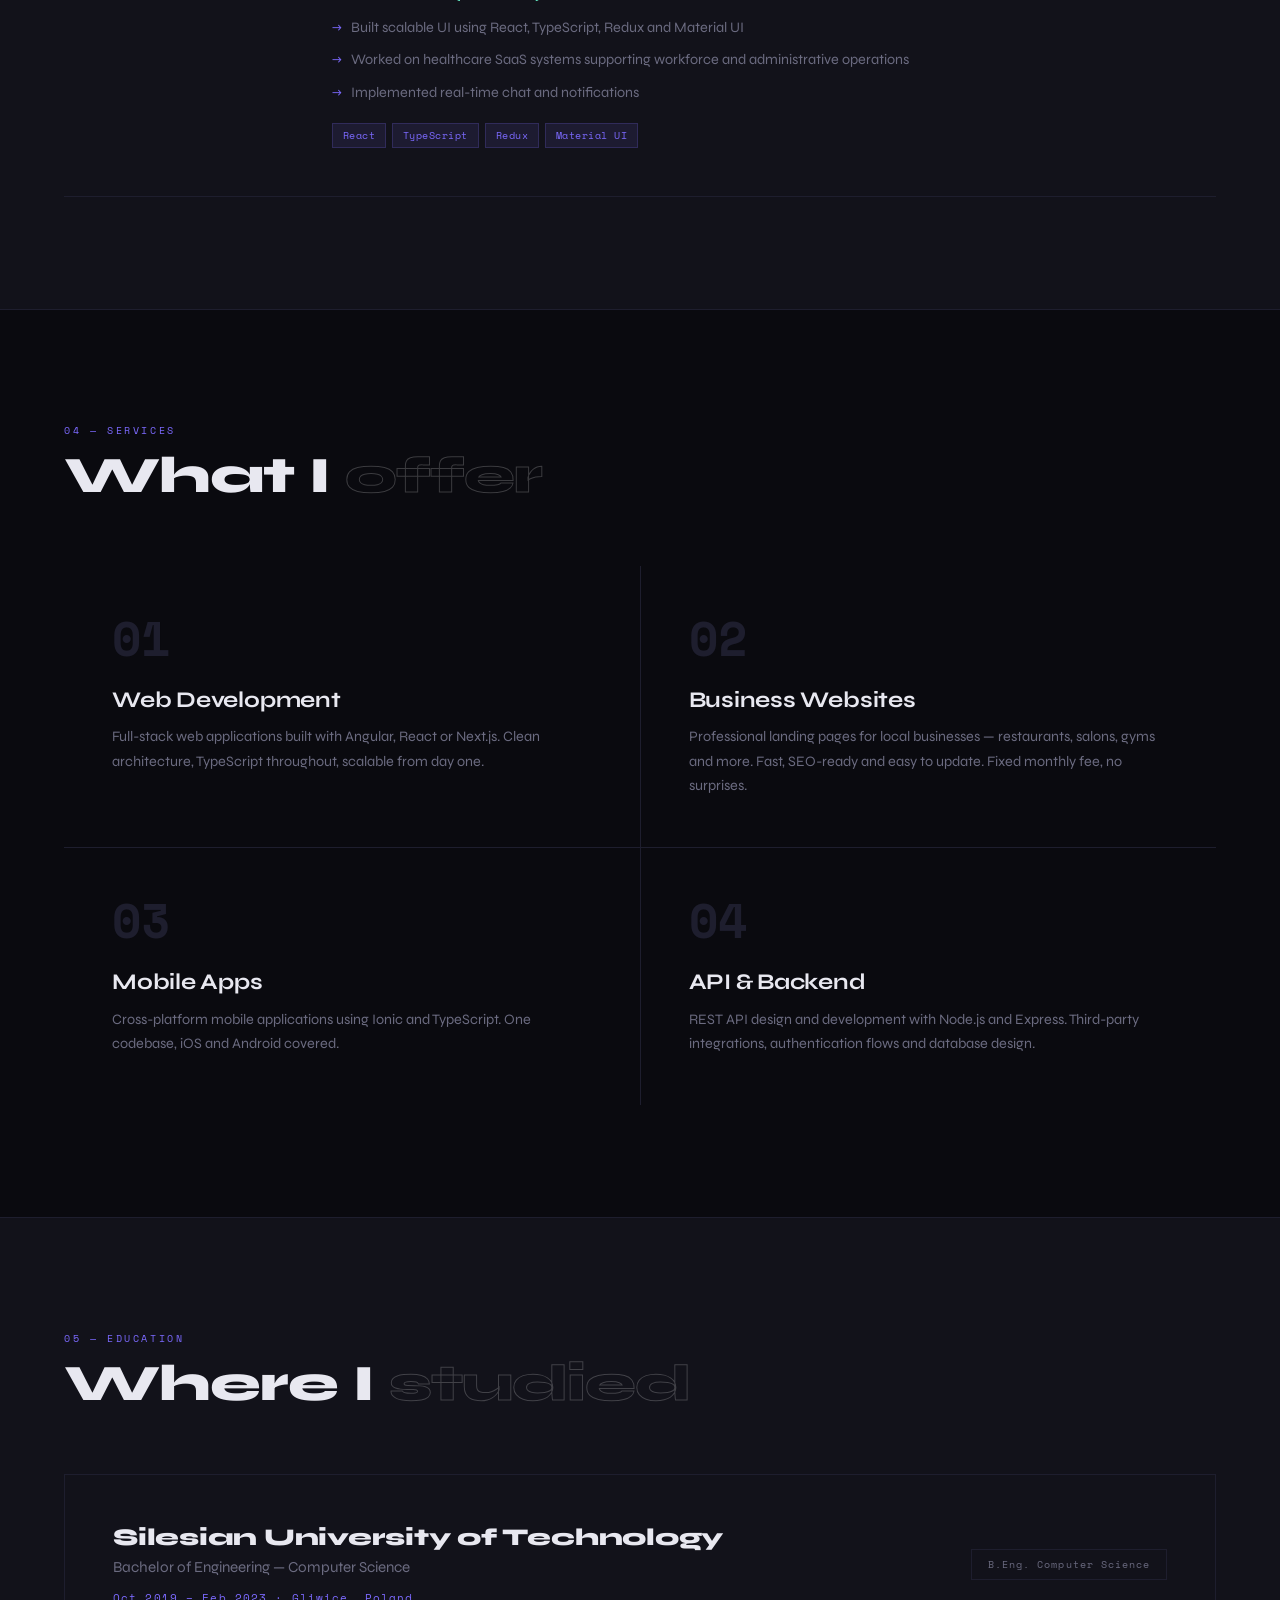
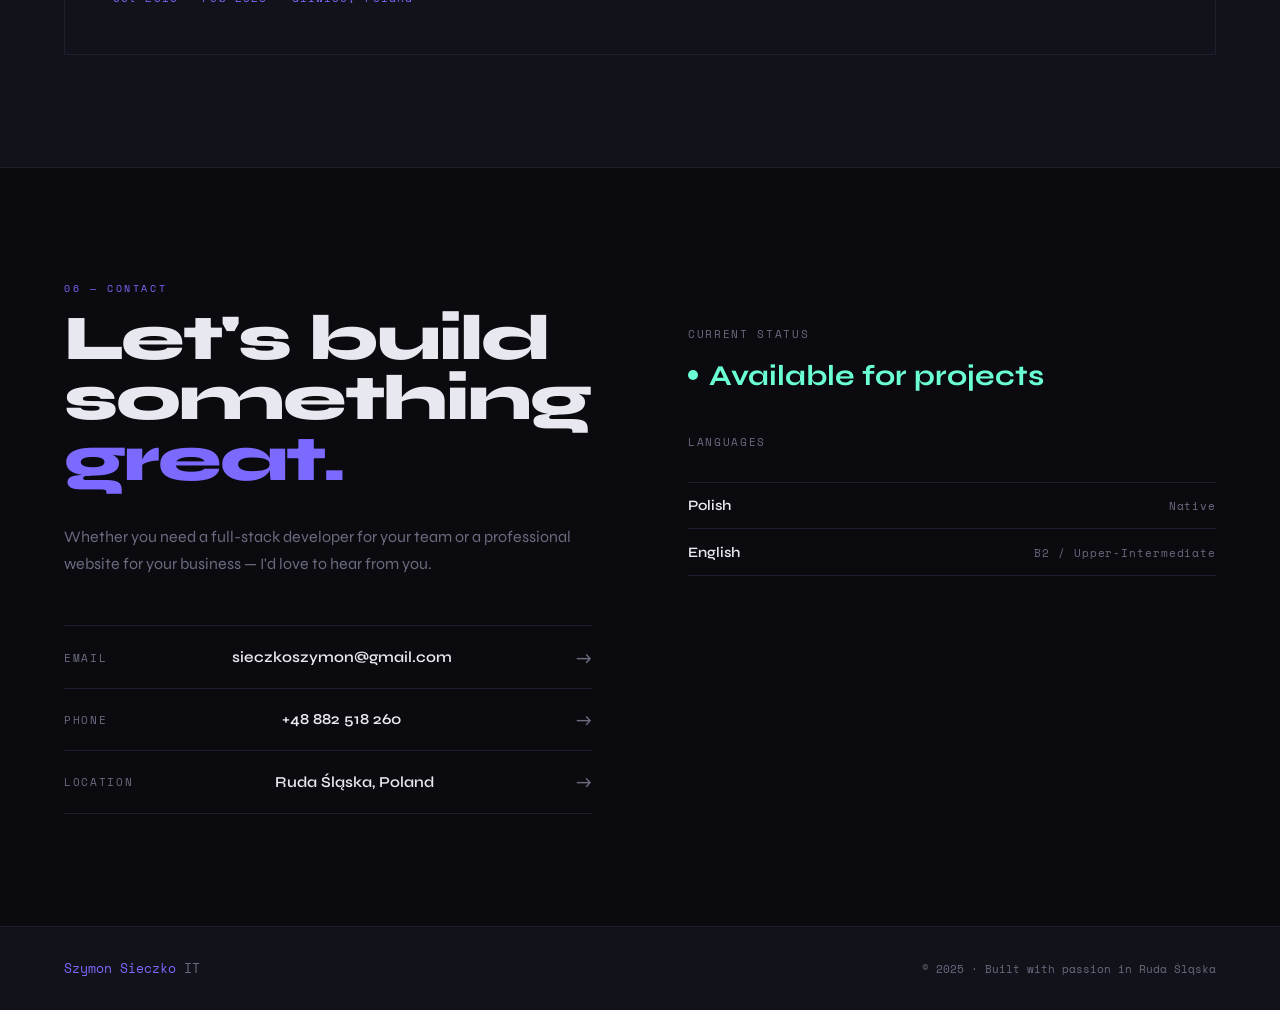
<file: Portfolio.html>
<!doctype html>
<html lang="en">
  <head>
    <meta charset="UTF-8" />
    <meta name="viewport" content="width=device-width, initial-scale=1.0" />
    <title>Szymon Sieczko – Full-Stack Developer</title>

    <!-- SEO -->
    <meta
      name="description"
      content="Szymon Sieczko – Frontend-focused Full-Stack Developer with 5 years of experience in Angular, React, Node.js and TypeScript. Based in Ruda Śląska, Poland." />
    <meta name="author" content="Szymon Sieczko" />
    <meta property="og:title" content="Szymon Sieczko – Full-Stack Developer" />
    <meta
      property="og:description"
      content="Frontend-focused Full-Stack Developer. Angular, React, Node.js, TypeScript." />
    <meta property="og:type" content="website" />

    <link
      href="https://fonts.googleapis.com/css2?family=Space+Mono:ital,wght@0,400;0,700;1,400&family=Syne:wght@400;600;700;800&display=swap"
      rel="stylesheet" />

    <style>
      *,
      *::before,
      *::after {
        box-sizing: border-box;
        margin: 0;
        padding: 0;
      }

      :root {
        --bg: #0a0a0f;
        --surface: #12121a;
        --border: #1e1e2e;
        --accent: #7c6aff;
        --accent2: #ff6a9a;
        --accent3: #6affd4;
        --text: #e8e8f0;
        --muted: #6b6b80;
        --mono: "Space Mono", monospace;
        --sans: "Syne", sans-serif;
      }

      html {
        scroll-behavior: smooth;
      }

      body {
        background: var(--bg);
        color: var(--text);
        font-family: var(--sans);
        overflow-x: hidden;
        cursor: none;
      }

      /* CUSTOM CURSOR */
      .cursor {
        position: fixed;
        top: 0;
        left: 0;
        z-index: 9999;
        pointer-events: none;
        mix-blend-mode: difference;
      }
      .cursor-dot {
        width: 8px;
        height: 8px;
        background: white;
        border-radius: 50%;
        position: absolute;
        transform: translate(-50%, -50%);
        transition: transform 0.1s;
      }
      .cursor-ring {
        width: 36px;
        height: 36px;
        border: 1px solid rgba(255, 255, 255, 0.5);
        border-radius: 50%;
        position: absolute;
        transform: translate(-50%, -50%);
        transition:
          transform 0.12s ease,
          width 0.2s,
          height 0.2s;
      }
      body.hovering .cursor-ring {
        width: 56px;
        height: 56px;
      }

      /* NOISE OVERLAY */
      body::before {
        content: "";
        position: fixed;
        inset: 0;
        z-index: 0;
        background-image: url("data:image/svg+xml,%3Csvg viewBox='0 0 256 256' xmlns='http://www.w3.org/2000/svg'%3E%3Cfilter id='noise'%3E%3CfeTurbulence type='fractalNoise' baseFrequency='0.9' numOctaves='4' stitchTiles='stitch'/%3E%3C/filter%3E%3Crect width='100%25' height='100%25' filter='url(%23noise)' opacity='0.04'/%3E%3C/svg%3E");
        pointer-events: none;
        opacity: 0.5;
      }

      /* NAV */
      nav {
        position: fixed;
        top: 0;
        left: 0;
        right: 0;
        z-index: 100;
        display: flex;
        justify-content: space-between;
        align-items: center;
        padding: 1.5rem 4rem;
        border-bottom: 1px solid transparent;
        transition:
          border-color 0.3s,
          background 0.3s;
      }
      nav.scrolled {
        background: rgba(10, 10, 15, 0.9);
        backdrop-filter: blur(12px);
        border-color: var(--border);
      }
      .nav-brand {
        font-family: var(--mono);
        font-size: 0.85rem;
        color: var(--accent);
        text-decoration: none;
        letter-spacing: 0.05em;
      }
      .nav-brand span {
        color: var(--text);
      }
      .nav-links {
        display: flex;
        gap: 2.5rem;
        list-style: none;
      }
      .nav-links a {
        font-size: 0.75rem;
        font-weight: 600;
        letter-spacing: 0.15em;
        text-transform: uppercase;
        color: var(--muted);
        text-decoration: none;
        transition: color 0.2s;
        position: relative;
      }
      .nav-links a::after {
        content: "";
        position: absolute;
        bottom: -2px;
        left: 0;
        right: 0;
        height: 1px;
        background: var(--accent);
        transform: scaleX(0);
        transition: transform 0.2s;
        transform-origin: left;
      }
      .nav-links a:hover {
        color: var(--text);
      }
      .nav-links a:hover::after {
        transform: scaleX(1);
      }

      /* HERO */
      .hero {
        min-height: 100vh;
        display: flex;
        flex-direction: column;
        justify-content: flex-end;
        padding: 0 4rem 5rem;
        position: relative;
        overflow: hidden;
      }

      .hero-grid-lines {
        position: absolute;
        inset: 0;
        z-index: 0;
        background-image:
          linear-gradient(rgba(124, 106, 255, 0.05) 1px, transparent 1px),
          linear-gradient(90deg, rgba(124, 106, 255, 0.05) 1px, transparent 1px);
        background-size: 60px 60px;
        mask-image: radial-gradient(
          ellipse at 50% 80%,
          black 30%,
          transparent 70%
        );
      }

      .hero-glow {
        position: absolute;
        z-index: 0;
        border-radius: 50%;
        filter: blur(100px);
        pointer-events: none;
      }
      .glow-1 {
        width: 500px;
        height: 500px;
        background: rgba(124, 106, 255, 0.12);
        top: 10%;
        right: 5%;
      }
      .glow-2 {
        width: 350px;
        height: 350px;
        background: rgba(255, 106, 154, 0.08);
        top: 30%;
        right: 20%;
      }
      .glow-3 {
        width: 300px;
        height: 300px;
        background: rgba(106, 255, 212, 0.06);
        bottom: 20%;
        left: 10%;
      }

      .hero-tag {
        position: relative;
        z-index: 2;
        font-family: var(--mono);
        font-size: 0.75rem;
        color: var(--accent);
        margin-bottom: 1.5rem;
        display: flex;
        align-items: center;
        gap: 0.8rem;
      }
      .hero-tag::before {
        content: "";
        display: inline-block;
        width: 32px;
        height: 1px;
        background: var(--accent);
      }

      .hero-name {
        position: relative;
        z-index: 2;
        font-family: var(--sans);
        font-size: clamp(3.5rem, 9vw, 8rem);
        font-weight: 800;
        line-height: 0.9;
        letter-spacing: -0.03em;
        margin-bottom: 0.3rem;
      }
      .hero-name .line-1 {
        color: var(--text);
        display: block;
      }
      .hero-name .line-2 {
        color: transparent;
        -webkit-text-stroke: 1px rgba(255, 255, 255, 0.25);
        display: block;
      }

      .hero-role {
        position: relative;
        z-index: 2;
        font-family: var(--mono);
        font-size: 0.9rem;
        color: var(--muted);
        margin: 2rem 0 3rem;
        display: flex;
        align-items: center;
        gap: 1rem;
        flex-wrap: wrap;
      }
      .role-pill {
        background: var(--surface);
        border: 1px solid var(--border);
        padding: 0.35rem 0.9rem;
        font-size: 0.72rem;
        letter-spacing: 0.08em;
        color: var(--text);
      }
      .role-pill.accent {
        border-color: var(--accent);
        color: var(--accent);
      }
      .role-pill.accent2 {
        border-color: var(--accent2);
        color: var(--accent2);
      }
      .role-pill.accent3 {
        border-color: var(--accent3);
        color: var(--accent3);
      }

      .hero-cta {
        position: relative;
        z-index: 2;
        display: flex;
        gap: 1rem;
        align-items: center;
      }
      .btn-primary {
        background: var(--accent);
        color: white;
        padding: 0.85rem 2rem;
        text-decoration: none;
        font-family: var(--sans);
        font-weight: 700;
        font-size: 0.8rem;
        letter-spacing: 0.1em;
        text-transform: uppercase;
        border: none;
        cursor: none;
        display: inline-block;
        transition:
          background 0.2s,
          transform 0.15s;
        clip-path: polygon(6px 0%, 100% 0%, calc(100% - 6px) 100%, 0% 100%);
      }
      .btn-primary:hover {
        background: #9580ff;
        transform: translateY(-2px);
      }
      .btn-ghost {
        color: var(--muted);
        font-family: var(--mono);
        font-size: 0.75rem;
        text-decoration: none;
        letter-spacing: 0.1em;
        border-bottom: 1px solid var(--border);
        padding-bottom: 2px;
        transition:
          color 0.2s,
          border-color 0.2s;
      }
      .btn-ghost:hover {
        color: var(--text);
        border-color: var(--muted);
      }

      .hero-stats {
        position: absolute;
        right: 4rem;
        bottom: 5rem;
        z-index: 2;
        display: flex;
        flex-direction: column;
        gap: 1.5rem;
        align-items: flex-end;
      }
      .stat {
        text-align: right;
      }
      .stat-num {
        font-family: var(--sans);
        font-size: 2.5rem;
        font-weight: 800;
        line-height: 1;
        color: var(--accent);
      }
      .stat-label {
        font-family: var(--mono);
        font-size: 0.65rem;
        letter-spacing: 0.12em;
        text-transform: uppercase;
        color: var(--muted);
      }

      /* SCROLL INDICATOR */
      .scroll-indicator {
        position: absolute;
        bottom: 2rem;
        left: 50%;
        transform: translateX(-50%);
        z-index: 2;
        display: flex;
        flex-direction: column;
        align-items: center;
        gap: 0.5rem;
      }
      .scroll-line {
        width: 1px;
        height: 50px;
        background: linear-gradient(to bottom, var(--accent), transparent);
        animation: scrollpulse 2s ease-in-out infinite;
      }
      @keyframes scrollpulse {
        0%,
        100% {
          opacity: 0.3;
        }
        50% {
          opacity: 1;
        }
      }
      .scroll-text {
        font-family: var(--mono);
        font-size: 0.6rem;
        letter-spacing: 0.2em;
        color: var(--muted);
        writing-mode: horizontal-tb;
      }

      /* SECTIONS */
      section {
        padding: 7rem 4rem;
        position: relative;
      }
      .section-num {
        font-family: var(--mono);
        font-size: 0.65rem;
        letter-spacing: 0.25em;
        color: var(--accent);
        text-transform: uppercase;
        margin-bottom: 0.8rem;
      }
      .section-title {
        font-family: var(--sans);
        font-size: clamp(2rem, 4vw, 3.5rem);
        font-weight: 800;
        letter-spacing: -0.02em;
        line-height: 1;
        color: var(--text);
        margin-bottom: 4rem;
      }
      .section-title span {
        color: transparent;
        -webkit-text-stroke: 1px rgba(255, 255, 255, 0.2);
      }
      .max {
        max-width: 1200px;
        margin: 0 auto;
      }

      /* ABOUT */
      .about {
        background: var(--surface);
        border-top: 1px solid var(--border);
        border-bottom: 1px solid var(--border);
      }
      .about-grid {
        display: grid;
        grid-template-columns: 1fr 1fr;
        gap: 6rem;
        align-items: start;
      }
      .about-text p {
        font-size: 1.05rem;
        line-height: 1.8;
        color: var(--muted);
        margin-bottom: 1.5rem;
      }
      .about-text p strong {
        color: var(--text);
        font-weight: 600;
      }
      .about-text p .hl {
        color: var(--accent);
        font-family: var(--mono);
        font-size: 0.9em;
      }

      .about-details {
        display: flex;
        flex-direction: column;
        gap: 0;
      }
      .detail-row {
        display: flex;
        justify-content: space-between;
        align-items: center;
        padding: 1rem 0;
        border-bottom: 1px solid var(--border);
      }
      .detail-row:first-child {
        border-top: 1px solid var(--border);
      }
      .detail-key {
        font-family: var(--mono);
        font-size: 0.7rem;
        letter-spacing: 0.12em;
        text-transform: uppercase;
        color: var(--muted);
      }
      .detail-val {
        font-size: 0.9rem;
        color: var(--text);
        font-weight: 600;
      }
      .detail-val.green {
        color: var(--accent3);
      }

      /* SKILLS */
      .skills {
        background: var(--bg);
      }
      .skills-grid {
        display: grid;
        grid-template-columns: repeat(3, 1fr);
        gap: 1px;
        background: var(--border);
      }
      .skill-card {
        background: var(--bg);
        padding: 2.5rem 2rem;
        transition: background 0.2s;
        position: relative;
        overflow: hidden;
      }
      .skill-card::before {
        content: "";
        position: absolute;
        top: 0;
        left: 0;
        right: 0;
        height: 2px;
        background: linear-gradient(to right, var(--accent), transparent);
        transform: scaleX(0);
        transform-origin: left;
        transition: transform 0.3s;
      }
      .skill-card:hover {
        background: var(--surface);
      }
      .skill-card:hover::before {
        transform: scaleX(1);
      }
      .skill-cat {
        font-family: var(--mono);
        font-size: 0.65rem;
        letter-spacing: 0.2em;
        text-transform: uppercase;
        color: var(--accent);
        margin-bottom: 1.2rem;
      }
      .skill-list {
        display: flex;
        flex-wrap: wrap;
        gap: 0.5rem;
      }
      .skill-tag {
        font-family: var(--mono);
        font-size: 0.72rem;
        padding: 0.3rem 0.7rem;
        border: 1px solid var(--border);
        color: var(--text);
        transition:
          border-color 0.2s,
          color 0.2s;
      }
      .skill-card:hover .skill-tag {
        border-color: rgba(124, 106, 255, 0.3);
      }
      .skill-tag.hot {
        border-color: rgba(124, 106, 255, 0.4);
        color: var(--accent);
      }

      /* EXPERIENCE */
      .experience {
        background: var(--surface);
        border-top: 1px solid var(--border);
        border-bottom: 1px solid var(--border);
      }
      .exp-list {
        display: flex;
        flex-direction: column;
        gap: 0;
      }
      .exp-item {
        display: grid;
        grid-template-columns: 220px 1fr;
        gap: 3rem;
        padding: 3rem 0;
        border-bottom: 1px solid var(--border);
        position: relative;
      }
      .exp-item:first-child {
        border-top: 1px solid var(--border);
      }
      .exp-meta {
      }
      .exp-company {
        font-family: var(--sans);
        font-size: 1.1rem;
        font-weight: 700;
        color: var(--text);
        margin-bottom: 0.3rem;
      }
      .exp-period {
        font-family: var(--mono);
        font-size: 0.7rem;
        letter-spacing: 0.1em;
        color: var(--muted);
        margin-bottom: 0.8rem;
      }
      .exp-status {
        display: inline-block;
        font-family: var(--mono);
        font-size: 0.65rem;
        letter-spacing: 0.1em;
        padding: 0.25rem 0.6rem;
        background: rgba(106, 255, 212, 0.1);
        border: 1px solid rgba(106, 255, 212, 0.3);
        color: var(--accent3);
      }
      .exp-content {
      }
      .exp-role {
        font-family: var(--sans);
        font-size: 1.3rem;
        font-weight: 700;
        color: var(--text);
        margin-bottom: 0.5rem;
        letter-spacing: -0.01em;
      }
      .exp-sub {
        font-family: var(--mono);
        font-size: 0.75rem;
        color: var(--accent);
        margin-bottom: 1.2rem;
        letter-spacing: 0.05em;
      }
      .exp-bullets {
        list-style: none;
        display: flex;
        flex-direction: column;
        gap: 0.6rem;
      }
      .exp-bullets li {
        font-size: 0.9rem;
        color: var(--muted);
        line-height: 1.6;
        padding-left: 1.2rem;
        position: relative;
      }
      .exp-bullets li::before {
        content: "→";
        position: absolute;
        left: 0;
        color: var(--accent);
        font-size: 0.75rem;
        top: 0.15em;
      }
      .exp-tags {
        display: flex;
        flex-wrap: wrap;
        gap: 0.4rem;
        margin-top: 1.2rem;
      }
      .exp-tag {
        font-family: var(--mono);
        font-size: 0.65rem;
        padding: 0.2rem 0.6rem;
        background: rgba(124, 106, 255, 0.1);
        border: 1px solid rgba(124, 106, 255, 0.2);
        color: var(--accent);
        letter-spacing: 0.05em;
      }

      /* SERVICES */
      .services {
        background: var(--bg);
      }
      .services-grid {
        display: grid;
        grid-template-columns: repeat(2, 1fr);
        gap: 1px;
        background: var(--border);
      }
      .service-card {
        background: var(--bg);
        padding: 3rem;
        transition: background 0.25s;
        position: relative;
      }
      .service-card:hover {
        background: var(--surface);
      }
      .service-num {
        font-family: var(--mono);
        font-size: 3rem;
        font-weight: 700;
        color: var(--border);
        line-height: 1;
        margin-bottom: 1.5rem;
        transition: color 0.25s;
      }
      .service-card:hover .service-num {
        color: var(--accent);
      }
      .service-name {
        font-family: var(--sans);
        font-size: 1.4rem;
        font-weight: 700;
        color: var(--text);
        margin-bottom: 0.8rem;
        letter-spacing: -0.01em;
      }
      .service-desc {
        font-size: 0.9rem;
        color: var(--muted);
        line-height: 1.7;
      }

      /* EDUCATION */
      .education {
        background: var(--surface);
        border-top: 1px solid var(--border);
      }
      .edu-card {
        display: flex;
        justify-content: space-between;
        align-items: flex-start;
        padding: 3rem;
        border: 1px solid var(--border);
        gap: 2rem;
      }
      .edu-left {
      }
      .edu-school {
        font-family: var(--sans);
        font-size: 1.5rem;
        font-weight: 800;
        color: var(--text);
        margin-bottom: 0.4rem;
        letter-spacing: -0.01em;
      }
      .edu-degree {
        font-size: 0.95rem;
        color: var(--muted);
        margin-bottom: 0.8rem;
      }
      .edu-period {
        font-family: var(--mono);
        font-size: 0.7rem;
        letter-spacing: 0.1em;
        color: var(--accent);
      }
      .edu-badge {
        font-family: var(--mono);
        font-size: 0.65rem;
        letter-spacing: 0.1em;
        padding: 0.4rem 1rem;
        border: 1px solid var(--border);
        color: var(--muted);
        white-space: nowrap;
        align-self: center;
      }

      /* CONTACT */
      .contact {
        background: var(--bg);
        border-top: 1px solid var(--border);
      }
      .contact-inner {
        display: grid;
        grid-template-columns: 1fr 1fr;
        gap: 6rem;
        align-items: start;
      }
      .contact-headline {
        font-family: var(--sans);
        font-size: clamp(2.5rem, 5vw, 4.5rem);
        font-weight: 800;
        line-height: 0.95;
        letter-spacing: -0.03em;
        color: var(--text);
        margin-bottom: 2rem;
      }
      .contact-headline span {
        color: var(--accent);
      }
      .contact-sub {
        font-size: 1rem;
        color: var(--muted);
        line-height: 1.7;
        margin-bottom: 3rem;
      }
      .contact-links {
        display: flex;
        flex-direction: column;
        gap: 0;
      }
      .contact-link {
        display: flex;
        justify-content: space-between;
        align-items: center;
        padding: 1.2rem 0;
        border-bottom: 1px solid var(--border);
        text-decoration: none;
        transition: padding-left 0.2s;
      }
      .contact-link:first-child {
        border-top: 1px solid var(--border);
      }
      .contact-link:hover {
        padding-left: 0.5rem;
      }
      .contact-link-label {
        font-family: var(--mono);
        font-size: 0.7rem;
        letter-spacing: 0.15em;
        text-transform: uppercase;
        color: var(--muted);
      }
      .contact-link-val {
        font-size: 0.95rem;
        font-weight: 600;
        color: var(--text);
        transition: color 0.2s;
      }
      .contact-link:hover .contact-link-val {
        color: var(--accent);
      }
      .contact-link-arr {
        color: var(--muted);
        font-size: 1.2rem;
        transition:
          transform 0.2s,
          color 0.2s;
      }
      .contact-link:hover .contact-link-arr {
        transform: translateX(4px);
        color: var(--accent);
      }

      .contact-right {
        padding-top: 1rem;
      }
      .contact-availability {
        font-family: var(--mono);
        font-size: 0.7rem;
        letter-spacing: 0.15em;
        text-transform: uppercase;
        color: var(--muted);
        margin-bottom: 1rem;
      }
      .avail-status {
        display: flex;
        align-items: center;
        gap: 0.7rem;
        font-family: var(--sans);
        font-size: 1.8rem;
        font-weight: 700;
        color: var(--accent3);
        margin-bottom: 2.5rem;
      }
      .avail-dot {
        width: 10px;
        height: 10px;
        background: var(--accent3);
        border-radius: 50%;
        animation: blink 2s ease-in-out infinite;
      }
      @keyframes blink {
        0%,
        100% {
          opacity: 1;
        }
        50% {
          opacity: 0.3;
        }
      }

      .lang-grid {
        display: flex;
        flex-direction: column;
        gap: 0;
        margin-top: 2rem;
      }
      .lang-row {
        display: flex;
        justify-content: space-between;
        padding: 0.9rem 0;
        border-bottom: 1px solid var(--border);
      }
      .lang-row:first-child {
        border-top: 1px solid var(--border);
      }
      .lang-name {
        font-weight: 600;
        font-size: 0.9rem;
      }
      .lang-level {
        font-family: var(--mono);
        font-size: 0.7rem;
        color: var(--muted);
        letter-spacing: 0.08em;
      }

      /* FOOTER */
      footer {
        background: var(--surface);
        padding: 2rem 4rem;
        border-top: 1px solid var(--border);
        display: flex;
        justify-content: space-between;
        align-items: center;
        flex-wrap: wrap;
        gap: 1rem;
      }
      .footer-brand {
        font-family: var(--mono);
        font-size: 0.8rem;
        color: var(--muted);
      }
      .footer-brand span {
        color: var(--accent);
      }
      footer p {
        font-family: var(--mono);
        font-size: 0.7rem;
        color: var(--muted);
      }

      /* ANIMATIONS */
      .fade-up {
        opacity: 0;
        transform: translateY(30px);
        transition:
          opacity 0.7s ease,
          transform 0.7s ease;
      }
      .fade-up.visible {
        opacity: 1;
        transform: translateY(0);
      }

      @media (max-width: 900px) {
        nav {
          padding: 1rem 1.5rem;
        }
        .nav-links {
          display: none;
        }
        section {
          padding: 4rem 1.5rem;
        }
        .hero {
          padding: 0 1.5rem 4rem;
        }
        .hero-name {
          font-size: 3.5rem;
        }
        .hero-stats {
          display: none;
        }
        .about-grid {
          grid-template-columns: 1fr;
          gap: 3rem;
        }
        .skills-grid {
          grid-template-columns: 1fr;
        }
        .exp-item {
          grid-template-columns: 1fr;
          gap: 1rem;
        }
        .services-grid {
          grid-template-columns: 1fr;
        }
        .contact-inner {
          grid-template-columns: 1fr;
          gap: 3rem;
        }
        footer {
          flex-direction: column;
          text-align: center;
        }
        .scroll-indicator {
          display: none;
        }
      }
    </style>
  </head>
  <body>
    <div class="cursor" id="cursor">
      <div class="cursor-dot" id="cursorDot"></div>
      <div class="cursor-ring" id="cursorRing"></div>
    </div>

    <nav id="navbar">
      <a class="nav-brand" href="#"><span>SS</span>.dev</a>
      <ul class="nav-links">
        <li><a href="#about">About</a></li>
        <li><a href="#skills">Skills</a></li>
        <li><a href="#experience">Experience</a></li>
        <li><a href="#services">Services</a></li>
        <li><a href="#contact">Contact</a></li>
      </ul>
    </nav>

    <!-- HERO -->
    <section class="hero" id="hero">
      <div class="hero-grid-lines"></div>
      <div class="hero-glow glow-1"></div>
      <div class="hero-glow glow-2"></div>
      <div class="hero-glow glow-3"></div>

      <p class="hero-tag">Full-Stack Developer · Ruda Śląska, Poland</p>
      <h1 class="hero-name">
        <span class="line-1">Szymon</span>
        <span class="line-2">Sieczko</span>
      </h1>
      <div class="hero-role">
        <span class="role-pill accent">Angular</span>
        <span class="role-pill accent2">React</span>
        <span class="role-pill accent3">Node.js</span>
        <span class="role-pill">TypeScript</span>
        <span class="role-pill">Ionic</span>
      </div>
      <div class="hero-cta">
        <a href="#contact" class="btn-primary">Get in touch</a>
        <a href="#experience" class="btn-ghost">View experience →</a>
      </div>

      <div class="hero-stats">
        <div class="stat">
          <div class="stat-num">5</div>
          <div class="stat-label">Years exp.</div>
        </div>
        <div class="stat">
          <div class="stat-num">3</div>
          <div class="stat-label">Major projects</div>
        </div>
        <div class="stat">
          <div class="stat-num">10k+</div>
          <div class="stat-label">Users served</div>
        </div>
      </div>

      <div class="scroll-indicator">
        <div class="scroll-line"></div>
        <span class="scroll-text">scroll</span>
      </div>
    </section>

    <!-- ABOUT -->
    <section class="about" id="about">
      <div class="max">
        <p class="section-num fade-up">01 — About</p>
        <h2 class="section-title fade-up">Who I <span>am</span></h2>
        <div class="about-grid">
          <div class="about-text fade-up">
            <p>
              I'm a <strong>Frontend-focused Full-Stack Developer</strong> with
              nearly <span class="hl">5 years</span> of professional experience
              building modern web and mobile applications that real people use
              every day.
            </p>
            <p>
              My core stack is <strong>Angular, React and Node.js</strong> with
              TypeScript throughout. I care deeply about clean architecture,
              maintainable code and delivering features that actually move the
              needle for users and businesses.
            </p>
            <p>
              Beyond my day job I'm building
              <strong>Szymon Sieczko IT</strong> — helping local businesses get
              online with professional websites tailored to their brand and
              audience.
            </p>
          </div>
          <div class="about-details fade-up">
            <div class="detail-row">
              <span class="detail-key">Location</span
              ><span class="detail-val">Ruda Śląska, Poland</span>
            </div>
            <div class="detail-row">
              <span class="detail-key">Company</span
              ><span class="detail-val">Euvic S.A.</span>
            </div>
            <div class="detail-row">
              <span class="detail-key">Role</span
              ><span class="detail-val">Full-Stack Developer</span>
            </div>
            <div class="detail-row">
              <span class="detail-key">Experience</span
              ><span class="detail-val">~5 years</span>
            </div>
            <div class="detail-row">
              <span class="detail-key">Education</span
              ><span class="detail-val">B.Eng. Computer Science</span>
            </div>
            <div class="detail-row">
              <span class="detail-key">Status</span
              ><span class="detail-val green">● Open to projects</span>
            </div>
          </div>
        </div>
      </div>
    </section>

    <!-- SKILLS -->
    <section class="skills" id="skills">
      <div class="max">
        <p class="section-num fade-up">02 — Skills</p>
        <h2 class="section-title fade-up">Tech <span>stack</span></h2>
        <div class="skills-grid">
          <div class="skill-card fade-up">
            <div class="skill-cat">Languages</div>
            <div class="skill-list">
              <span class="skill-tag hot">TypeScript</span>
              <span class="skill-tag hot">JavaScript</span>
              <span class="skill-tag">HTML</span>
              <span class="skill-tag">CSS / SCSS</span>
            </div>
          </div>
          <div class="skill-card fade-up">
            <div class="skill-cat">Frontend</div>
            <div class="skill-list">
              <span class="skill-tag hot">Angular</span>
              <span class="skill-tag hot">React.js</span>
              <span class="skill-tag">Ionic</span>
              <span class="skill-tag">Redux</span>
              <span class="skill-tag">Angular Material</span>
              <span class="skill-tag">React Router</span>
            </div>
          </div>
          <div class="skill-card fade-up">
            <div class="skill-cat">Backend & Data</div>
            <div class="skill-list">
              <span class="skill-tag hot">Node.js</span>
              <span class="skill-tag">Express</span>
              <span class="skill-tag">REST APIs</span>
              <span class="skill-tag">Elasticsearch</span>
              <span class="skill-tag">Puppeteer</span>
            </div>
          </div>
          <div class="skill-card fade-up">
            <div class="skill-cat">Tools & Version Control</div>
            <div class="skill-list">
              <span class="skill-tag hot">Git</span>
              <span class="skill-tag">GitHub</span>
              <span class="skill-tag">GitLab</span>
              <span class="skill-tag">Bitbucket</span>
            </div>
          </div>
          <div class="skill-card fade-up">
            <div class="skill-cat">Mobile</div>
            <div class="skill-list">
              <span class="skill-tag hot">Ionic</span>
              <span class="skill-tag">Flutter (contrib.)</span>
            </div>
          </div>
          <div class="skill-card fade-up">
            <div class="skill-cat">Currently building</div>
            <div class="skill-list">
              <span class="skill-tag hot">Next.js</span>
              <span class="skill-tag hot">Tailwind CSS</span>
              <span class="skill-tag">Sanity CMS</span>
              <span class="skill-tag">Vercel</span>
            </div>
          </div>
        </div>
      </div>
    </section>

    <!-- EXPERIENCE -->
    <section class="experience" id="experience">
      <div class="max">
        <p class="section-num fade-up">03 — Experience</p>
        <h2 class="section-title fade-up">Where I've <span>worked</span></h2>
        <div class="exp-list">
          <div class="exp-item fade-up">
            <div class="exp-meta">
              <div class="exp-company">Euvic S.A.</div>
              <div class="exp-period">Aug 2021 – Present</div>
              <span class="exp-status">● Current</span>
            </div>
            <div class="exp-content">
              <div class="exp-role">Full-Stack Developer</div>
              <div class="exp-sub">Frontend-focused · Poland</div>

              <div style="margin-bottom: 1.5rem">
                <div
                  style="
                    font-family: var(--mono);
                    font-size: 0.7rem;
                    letter-spacing: 0.1em;
                    color: var(--accent);
                    margin-bottom: 0.8rem;
                  ">
                  BringLiesel — Angular & Node.js (2023–Present)
                </div>
                <ul class="exp-bullets">
                  <li>
                    Designed and implemented frontend architecture from scratch
                    using Angular and TypeScript
                  </li>
                  <li>
                    Refactored backend services from JavaScript to TypeScript in
                    Node.js
                  </li>
                  <li>
                    Built secure login, password reset, shopping cart and
                    checkout flows
                  </li>
                  <li>
                    Developed admin features including department and resident
                    management
                  </li>
                  <li>Generated dynamic PDFs using Puppeteer for reporting</li>
                  <li>
                    Delivering a platform serving 2,000 customers and tens of
                    thousands of users
                  </li>
                </ul>
                <div class="exp-tags">
                  <span class="exp-tag">Angular</span
                  ><span class="exp-tag">TypeScript</span
                  ><span class="exp-tag">Node.js</span
                  ><span class="exp-tag">Puppeteer</span
                  ><span class="exp-tag">Flutter</span>
                </div>
              </div>

              <div style="margin-bottom: 1.5rem">
                <div
                  style="
                    font-family: var(--mono);
                    font-size: 0.7rem;
                    letter-spacing: 0.1em;
                    color: var(--accent2);
                    margin-bottom: 0.8rem;
                  ">
                  HHT — Ionic (2023)
                </div>
                <ul class="exp-bullets">
                  <li>
                    Developed mobile application for warehouse operations using
                    Ionic and TypeScript
                  </li>
                  <li>
                    Implemented inventory tracking, scanning and real-time stock
                    monitoring
                  </li>
                </ul>
                <div class="exp-tags">
                  <span class="exp-tag">Ionic</span
                  ><span class="exp-tag">TypeScript</span>
                </div>
              </div>

              <div>
                <div
                  style="
                    font-family: var(--mono);
                    font-size: 0.7rem;
                    letter-spacing: 0.1em;
                    color: var(--accent3);
                    margin-bottom: 0.8rem;
                  ">
                  Vivium — React (2021–2023)
                </div>
                <ul class="exp-bullets">
                  <li>
                    Built scalable UI using React, TypeScript, Redux and
                    Material UI
                  </li>
                  <li>
                    Worked on healthcare SaaS systems supporting workforce and
                    administrative operations
                  </li>
                  <li>Implemented real-time chat and notifications</li>
                </ul>
                <div class="exp-tags">
                  <span class="exp-tag">React</span
                  ><span class="exp-tag">TypeScript</span
                  ><span class="exp-tag">Redux</span
                  ><span class="exp-tag">Material UI</span>
                </div>
              </div>
            </div>
          </div>
        </div>
      </div>
    </section>

    <!-- SERVICES -->
    <section class="services" id="services">
      <div class="max">
        <p class="section-num fade-up">04 — Services</p>
        <h2 class="section-title fade-up">What I <span>offer</span></h2>
        <div class="services-grid">
          <div class="service-card fade-up">
            <div class="service-num">01</div>
            <div class="service-name">Web Development</div>
            <div class="service-desc">
              Full-stack web applications built with Angular, React or Next.js.
              Clean architecture, TypeScript throughout, scalable from day one.
            </div>
          </div>
          <div class="service-card fade-up">
            <div class="service-num">02</div>
            <div class="service-name">Business Websites</div>
            <div class="service-desc">
              Professional landing pages for local businesses — restaurants,
              salons, gyms and more. Fast, SEO-ready and easy to update. Fixed
              monthly fee, no surprises.
            </div>
          </div>
          <div class="service-card fade-up">
            <div class="service-num">03</div>
            <div class="service-name">Mobile Apps</div>
            <div class="service-desc">
              Cross-platform mobile applications using Ionic and TypeScript. One
              codebase, iOS and Android covered.
            </div>
          </div>
          <div class="service-card fade-up">
            <div class="service-num">04</div>
            <div class="service-name">API & Backend</div>
            <div class="service-desc">
              REST API design and development with Node.js and Express.
              Third-party integrations, authentication flows and database
              design.
            </div>
          </div>
        </div>
      </div>
    </section>

    <!-- EDUCATION -->
    <section class="education" id="education">
      <div class="max">
        <p class="section-num fade-up">05 — Education</p>
        <h2 class="section-title fade-up">Where I <span>studied</span></h2>
        <div class="edu-card fade-up">
          <div class="edu-left">
            <div class="edu-school">Silesian University of Technology</div>
            <div class="edu-degree">
              Bachelor of Engineering — Computer Science
            </div>
            <div class="edu-period">Oct 2019 – Feb 2023 · Gliwice, Poland</div>
          </div>
          <div class="edu-badge">B.Eng. Computer Science</div>
        </div>
      </div>
    </section>

    <!-- CONTACT -->
    <section class="contact" id="contact">
      <div class="max">
        <p class="section-num fade-up">06 — Contact</p>
        <div class="contact-inner">
          <div class="fade-up">
            <h2 class="contact-headline">
              Let's build something <span>great.</span>
            </h2>
            <p class="contact-sub">
              Whether you need a full-stack developer for your team or a
              professional website for your business — I'd love to hear from
              you.
            </p>
            <div class="contact-links">
              <a class="contact-link" href="mailto:sieczkoszymon@gmail.com">
                <span class="contact-link-label">Email</span>
                <span class="contact-link-val">sieczkoszymon@gmail.com</span>
                <span class="contact-link-arr">→</span>
              </a>
              <a class="contact-link" href="tel:+48882518260">
                <span class="contact-link-label">Phone</span>
                <span class="contact-link-val">+48 882 518 260</span>
                <span class="contact-link-arr">→</span>
              </a>
              <a class="contact-link" href="#">
                <span class="contact-link-label">Location</span>
                <span class="contact-link-val">Ruda Śląska, Poland</span>
                <span class="contact-link-arr">→</span>
              </a>
            </div>
          </div>
          <div class="contact-right fade-up">
            <div class="contact-availability">Current status</div>
            <div class="avail-status">
              <div class="avail-dot"></div>
              Available for projects
            </div>
            <div class="contact-availability">Languages</div>
            <div class="lang-grid">
              <div class="lang-row">
                <span class="lang-name">Polish</span
                ><span class="lang-level">Native</span>
              </div>
              <div class="lang-row">
                <span class="lang-name">English</span
                ><span class="lang-level">B2 / Upper-Intermediate</span>
              </div>
            </div>
          </div>
        </div>
      </div>
    </section>

    <footer>
      <div class="footer-brand"><span>Szymon Sieczko</span> IT</div>
      <p>© 2025 · Built with passion in Ruda Śląska</p>
    </footer>

    <script>
      // Custom cursor
      const cursor = document.getElementById("cursor");
      const dot = document.getElementById("cursorDot");
      const ring = document.getElementById("cursorRing");
      let mx = 0,
        my = 0,
        rx = 0,
        ry = 0;

      document.addEventListener("mousemove", (e) => {
        mx = e.clientX;
        my = e.clientY;
        dot.style.left = mx + "px";
        dot.style.top = my + "px";
      });
      function animRing() {
        rx += (mx - rx) * 0.12;
        ry += (my - ry) * 0.12;
        ring.style.left = rx + "px";
        ring.style.top = ry + "px";
        requestAnimationFrame(animRing);
      }
      animRing();

      document
        .querySelectorAll(
          "a, button, .skill-card, .service-card, .gallery-item",
        )
        .forEach((el) => {
          el.addEventListener("mouseenter", () =>
            document.body.classList.add("hovering"),
          );
          el.addEventListener("mouseleave", () =>
            document.body.classList.remove("hovering"),
          );
        });

      // Navbar scroll
      window.addEventListener("scroll", () => {
        document
          .getElementById("navbar")
          .classList.toggle("scrolled", window.scrollY > 50);
      });

      // Fade up on scroll
      const fadeEls = document.querySelectorAll(".fade-up");
      const obs = new IntersectionObserver(
        (entries) => {
          entries.forEach((e, i) => {
            if (e.isIntersecting) {
              setTimeout(() => e.target.classList.add("visible"), 80);
              obs.unobserve(e.target);
            }
          });
        },
        { threshold: 0.1 },
      );
      fadeEls.forEach((el) => obs.observe(el));
    </script>
  </body>
</html>
</file>
<file: css/styles.css>
*,
*::before,
*::after {
  box-sizing: border-box;
  margin: 0;
  padding: 0;
}

:root {
  --bg: #0a0a0f;
  --surface: #12121a;
  --border: #1e1e2e;
  --accent: #7c6aff;
  --accent2: #ff6a9a;
  --accent3: #6affd4;
  --text: #e8e8f0;
  --muted: #6b6b80;
  --mono: "Space Mono", monospace;
  --sans: "Syne", sans-serif;
}

/* LIGHT THEME */
[data-theme="light"] {
  --bg: #f4f4fa;
  --surface: #ffffff;
  --border: #dcdcee;
  --text: #14141e;
  --muted: #7070a0;
  --accent: #5c4aee;
  --accent2: #e0507d;
  --accent3: #009970;
}
[data-theme="light"] nav.scrolled {
  background: rgba(244, 244, 250, 0.92);
}
[data-theme="light"] .hero-name .line-2 {
  -webkit-text-stroke: 1px rgba(0, 0, 0, 0.15);
}
[data-theme="light"] .section-title span {
  -webkit-text-stroke: 1px rgba(0, 0, 0, 0.12);
}
[data-theme="light"] body::before {
  opacity: 0.12;
}
[data-theme="light"] .hero-grid-lines {
  background-image:
    linear-gradient(rgba(92, 74, 238, 0.07) 1px, transparent 1px),
    linear-gradient(90deg, rgba(92, 74, 238, 0.07) 1px, transparent 1px);
}
[data-theme="light"] .glow-1 { background: rgba(92, 74, 238, 0.1); }
[data-theme="light"] .glow-2 { background: rgba(224, 80, 125, 0.06); }
[data-theme="light"] .glow-3 { background: rgba(0, 153, 112, 0.05); }
[data-theme="light"] .exp-status {
  background: rgba(0, 153, 112, 0.1);
  border-color: rgba(0, 153, 112, 0.3);
}
[data-theme="light"] .exp-tag {
  background: rgba(92, 74, 238, 0.07);
  border-color: rgba(92, 74, 238, 0.18);
}
[data-theme="light"] .skill-card:hover .skill-tag {
  border-color: rgba(92, 74, 238, 0.3);
}
[data-theme="light"] .skill-tag.hot {
  border-color: rgba(92, 74, 238, 0.4);
}

/* THEME TRANSITION */
.theme-transitioning,
.theme-transitioning * {
  transition: background 0.3s ease, background-color 0.3s ease,
    border-color 0.3s ease, color 0.3s ease !important;
}

html {
  scroll-behavior: smooth;
}

body {
  background: var(--bg);
  color: var(--text);
  font-family: var(--sans);
  overflow-x: hidden;
  cursor: none;
}

/* CUSTOM CURSOR */
.cursor {
  position: fixed;
  top: 0;
  left: 0;
  z-index: 9999;
  pointer-events: none;
  mix-blend-mode: difference;
}
.cursor-dot {
  width: 8px;
  height: 8px;
  background: white;
  border-radius: 50%;
  position: absolute;
  transform: translate(-50%, -50%);
  transition: transform 0.1s;
}
.cursor-ring {
  width: 36px;
  height: 36px;
  border: 1px solid rgba(255, 255, 255, 0.5);
  border-radius: 50%;
  position: absolute;
  transform: translate(-50%, -50%);
  transition:
    transform 0.12s ease,
    width 0.2s,
    height 0.2s;
}
body.hovering .cursor-ring {
  width: 56px;
  height: 56px;
}

/* NOISE OVERLAY */
body::before {
  content: "";
  position: fixed;
  inset: 0;
  z-index: 0;
  background-image: url("data:image/svg+xml,%3Csvg viewBox='0 0 256 256' xmlns='http://www.w3.org/2000/svg'%3E%3Cfilter id='noise'%3E%3CfeTurbulence type='fractalNoise' baseFrequency='0.9' numOctaves='4' stitchTiles='stitch'/%3E%3C/filter%3E%3Crect width='100%25' height='100%25' filter='url(%23noise)' opacity='0.04'/%3E%3C/svg%3E");
  pointer-events: none;
  opacity: 0.5;
}

/* NAV */
nav {
  position: fixed;
  top: 0;
  left: 0;
  right: 0;
  z-index: 100;
  display: flex;
  justify-content: space-between;
  align-items: center;
  padding: 1.5rem 4rem;
  border-bottom: 1px solid transparent;
  transition:
    border-color 0.3s,
    background 0.3s;
}
nav.scrolled {
  background: rgba(10, 10, 15, 0.9);
  backdrop-filter: blur(12px);
  border-color: var(--border);
}
.nav-brand {
  font-family: var(--mono);
  font-size: 0.85rem;
  color: var(--accent);
  text-decoration: none;
  letter-spacing: 0.05em;
}
.nav-brand span {
  color: var(--text);
}
.nav-links {
  display: flex;
  gap: 2.5rem;
  list-style: none;
}
.nav-links a {
  font-size: 0.75rem;
  font-weight: 600;
  letter-spacing: 0.15em;
  text-transform: uppercase;
  color: var(--muted);
  text-decoration: none;
  transition: color 0.2s;
  position: relative;
}
.nav-links a::after {
  content: "";
  position: absolute;
  bottom: -2px;
  left: 0;
  right: 0;
  height: 1px;
  background: var(--accent);
  transform: scaleX(0);
  transition: transform 0.2s;
  transform-origin: left;
}
.nav-links a:hover {
  color: var(--text);
}
.nav-links a:hover::after {
  transform: scaleX(1);
}

/* NAV CONTROLS */
.nav-controls {
  display: flex;
  align-items: center;
  gap: 0.8rem;
}
.theme-toggle {
  background: none;
  border: 1px solid var(--border);
  color: var(--muted);
  width: 32px;
  height: 32px;
  cursor: none;
  display: flex;
  align-items: center;
  justify-content: center;
  font-size: 0.9rem;
  line-height: 1;
  transition: border-color 0.2s, color 0.2s;
  flex-shrink: 0;
}
.theme-toggle:hover {
  border-color: var(--accent);
  color: var(--accent);
}
.lang-toggle {
  display: flex;
  border: 1px solid var(--border);
  overflow: hidden;
}
.lang-btn {
  background: none;
  border: none;
  color: var(--muted);
  font-family: var(--mono);
  font-size: 0.65rem;
  letter-spacing: 0.1em;
  padding: 0.35rem 0.65rem;
  cursor: none;
  transition: background 0.2s, color 0.2s;
  text-transform: uppercase;
}
.lang-btn + .lang-btn {
  border-left: 1px solid var(--border);
}
.lang-btn.active {
  background: var(--accent);
  color: white;
}
.lang-btn:not(.active):hover {
  color: var(--text);
}

/* HAMBURGER MENU */
.menu-toggle {
  display: none;
  background: none;
  border: 1px solid var(--border);
  color: var(--muted);
  width: 32px;
  height: 32px;
  cursor: none;
  flex-direction: column;
  align-items: center;
  justify-content: center;
  gap: 5px;
  flex-shrink: 0;
  transition: border-color 0.2s, color 0.2s;
}
.menu-toggle:hover {
  border-color: var(--accent);
  color: var(--accent);
}
.menu-toggle .bar {
  width: 14px;
  height: 1px;
  background: currentColor;
  transition: transform 0.25s ease, opacity 0.25s ease;
  transform-origin: center;
}
nav.menu-open .menu-toggle .bar:nth-child(1) {
  transform: translateY(6px) rotate(45deg);
}
nav.menu-open .menu-toggle .bar:nth-child(2) {
  opacity: 0;
  transform: scaleX(0);
}
nav.menu-open .menu-toggle .bar:nth-child(3) {
  transform: translateY(-6px) rotate(-45deg);
}

/* HERO */
.hero {
  min-height: 100vh;
  display: flex;
  flex-direction: column;
  justify-content: flex-end;
  padding: 0 4rem 5rem;
  position: relative;
  overflow: hidden;
}

.hero-grid-lines {
  position: absolute;
  inset: 0;
  z-index: 0;
  background-image:
    linear-gradient(rgba(124, 106, 255, 0.05) 1px, transparent 1px),
    linear-gradient(90deg, rgba(124, 106, 255, 0.05) 1px, transparent 1px);
  background-size: 60px 60px;
  mask-image: radial-gradient(
    ellipse at 50% 80%,
    black 30%,
    transparent 70%
  );
}

.hero-glow {
  position: absolute;
  z-index: 0;
  border-radius: 50%;
  filter: blur(100px);
  pointer-events: none;
}
.glow-1 {
  width: 500px;
  height: 500px;
  background: rgba(124, 106, 255, 0.12);
  top: 10%;
  right: 5%;
}
.glow-2 {
  width: 350px;
  height: 350px;
  background: rgba(255, 106, 154, 0.08);
  top: 30%;
  right: 20%;
}
.glow-3 {
  width: 300px;
  height: 300px;
  background: rgba(106, 255, 212, 0.06);
  bottom: 20%;
  left: 10%;
}

.hero-tag {
  position: relative;
  z-index: 2;
  font-family: var(--mono);
  font-size: 0.75rem;
  color: var(--accent);
  margin-bottom: 1.5rem;
  display: flex;
  align-items: center;
  gap: 0.8rem;
}
.hero-tag::before {
  content: "";
  display: inline-block;
  width: 32px;
  height: 1px;
  background: var(--accent);
}

.hero-name {
  position: relative;
  z-index: 2;
  font-family: var(--sans);
  font-size: clamp(3.5rem, 9vw, 8rem);
  font-weight: 800;
  line-height: 0.9;
  letter-spacing: -0.03em;
  margin-bottom: 0.3rem;
}
.hero-name .line-1 {
  color: var(--text);
  display: block;
}
.hero-name .line-2 {
  color: transparent;
  -webkit-text-stroke: 1px rgba(255, 255, 255, 0.25);
  display: block;
}

.hero-role {
  position: relative;
  z-index: 2;
  font-family: var(--mono);
  font-size: 0.9rem;
  color: var(--muted);
  margin: 2rem 0 3rem;
  display: flex;
  align-items: center;
  gap: 1rem;
  flex-wrap: wrap;
}
.role-pill {
  background: var(--surface);
  border: 1px solid var(--border);
  padding: 0.35rem 0.9rem;
  font-size: 0.72rem;
  letter-spacing: 0.08em;
  color: var(--text);
}
.role-pill.accent {
  border-color: var(--accent);
  color: var(--accent);
}
.role-pill.accent2 {
  border-color: var(--accent2);
  color: var(--accent2);
}
.role-pill.accent3 {
  border-color: var(--accent3);
  color: var(--accent3);
}

.hero-cta {
  position: relative;
  z-index: 2;
  display: flex;
  gap: 1rem;
  align-items: center;
}
.btn-primary {
  background: var(--accent);
  color: white;
  padding: 0.85rem 2rem;
  text-decoration: none;
  font-family: var(--sans);
  font-weight: 700;
  font-size: 0.8rem;
  letter-spacing: 0.1em;
  text-transform: uppercase;
  border: none;
  cursor: none;
  display: inline-block;
  transition:
    background 0.2s,
    transform 0.15s;
  clip-path: polygon(6px 0%, 100% 0%, calc(100% - 6px) 100%, 0% 100%);
}
.btn-primary:hover {
  background: #9580ff;
  transform: translateY(-2px);
}
.btn-ghost {
  color: var(--muted);
  font-family: var(--mono);
  font-size: 0.75rem;
  text-decoration: none;
  letter-spacing: 0.1em;
  border-bottom: 1px solid var(--border);
  padding-bottom: 2px;
  transition:
    color 0.2s,
    border-color 0.2s;
}
.btn-ghost:hover {
  color: var(--text);
  border-color: var(--muted);
}
.btn-cv {
  color: var(--accent3);
  font-family: var(--mono);
  font-size: 0.75rem;
  text-decoration: none;
  letter-spacing: 0.1em;
  border-bottom: 1px solid var(--accent3);
  padding-bottom: 2px;
  opacity: 0.8;
  transition:
    color 0.2s,
    opacity 0.2s,
    border-color 0.2s;
}
.btn-cv:hover {
  opacity: 1;
}

.hero-stats {
  position: absolute;
  right: 4rem;
  bottom: 5rem;
  z-index: 2;
  display: flex;
  flex-direction: column;
  gap: 1.5rem;
  align-items: flex-end;
}
.stat {
  text-align: right;
}
.stat-num {
  font-family: var(--sans);
  font-size: 2.5rem;
  font-weight: 800;
  line-height: 1;
  color: var(--accent);
}
.stat-label {
  font-family: var(--mono);
  font-size: 0.65rem;
  letter-spacing: 0.12em;
  text-transform: uppercase;
  color: var(--muted);
}

/* SCROLL INDICATOR */
.scroll-indicator {
  position: absolute;
  bottom: 2rem;
  left: 50%;
  transform: translateX(-50%);
  z-index: 2;
  display: flex;
  flex-direction: column;
  align-items: center;
  gap: 0.5rem;
}
.scroll-line {
  width: 1px;
  height: 50px;
  background: linear-gradient(to bottom, var(--accent), transparent);
  animation: scrollpulse 2s ease-in-out infinite;
}
@keyframes scrollpulse {
  0%,
  100% {
    opacity: 0.3;
  }
  50% {
    opacity: 1;
  }
}
.scroll-text {
  font-family: var(--mono);
  font-size: 0.6rem;
  letter-spacing: 0.2em;
  color: var(--muted);
  writing-mode: horizontal-tb;
}

/* SECTIONS */
section {
  padding: 7rem 4rem;
  position: relative;
}
.section-num {
  font-family: var(--mono);
  font-size: 0.65rem;
  letter-spacing: 0.25em;
  color: var(--accent);
  text-transform: uppercase;
  margin-bottom: 0.8rem;
}
.section-title {
  font-family: var(--sans);
  font-size: clamp(2rem, 4vw, 3.5rem);
  font-weight: 800;
  letter-spacing: -0.02em;
  line-height: 1;
  color: var(--text);
  margin-bottom: 4rem;
}
.section-title span {
  color: transparent;
  -webkit-text-stroke: 1px rgba(255, 255, 255, 0.2);
}
.max {
  max-width: 1200px;
  margin: 0 auto;
}

/* ABOUT */
.about {
  background: var(--surface);
  border-top: 1px solid var(--border);
  border-bottom: 1px solid var(--border);
}
.about-grid {
  display: grid;
  grid-template-columns: 1fr 1fr;
  gap: 6rem;
  align-items: start;
}
.about-text p {
  font-size: 1.05rem;
  line-height: 1.8;
  color: var(--muted);
  margin-bottom: 1.5rem;
}
.about-text p strong {
  color: var(--text);
  font-weight: 600;
}
.about-text p .hl {
  color: var(--accent);
  font-family: var(--mono);
  font-size: 0.9em;
}

.about-details {
  display: flex;
  flex-direction: column;
  gap: 0;
}
.detail-row {
  display: flex;
  justify-content: space-between;
  align-items: center;
  padding: 1rem 0;
  border-bottom: 1px solid var(--border);
}
.detail-row:first-child {
  border-top: 1px solid var(--border);
}
.detail-key {
  font-family: var(--mono);
  font-size: 0.7rem;
  letter-spacing: 0.12em;
  text-transform: uppercase;
  color: var(--muted);
}
.detail-val {
  font-size: 0.9rem;
  color: var(--text);
  font-weight: 600;
}
.detail-val.green {
  color: var(--accent3);
}

/* SKILLS */
.skills {
  background: var(--bg);
}
.skills-grid {
  display: grid;
  grid-template-columns: repeat(3, 1fr);
  gap: 1px;
  background: var(--border);
}
.skill-card {
  background: var(--bg);
  padding: 2.5rem 2rem;
  transition: background 0.2s;
  position: relative;
  overflow: hidden;
}
.skill-card::before {
  content: "";
  position: absolute;
  top: 0;
  left: 0;
  right: 0;
  height: 2px;
  background: linear-gradient(to right, var(--accent), transparent);
  transform: scaleX(0);
  transform-origin: left;
  transition: transform 0.3s;
}
.skill-card:hover {
  background: var(--surface);
}
.skill-card:hover::before {
  transform: scaleX(1);
}
.skill-cat {
  font-family: var(--mono);
  font-size: 0.65rem;
  letter-spacing: 0.2em;
  text-transform: uppercase;
  color: var(--accent);
  margin-bottom: 1.2rem;
}
.skill-list {
  display: flex;
  flex-wrap: wrap;
  gap: 0.5rem;
}
.skill-tag {
  font-family: var(--mono);
  font-size: 0.72rem;
  padding: 0.3rem 0.7rem;
  border: 1px solid var(--border);
  color: var(--text);
  transition:
    border-color 0.2s,
    color 0.2s;
}
.skill-card:hover .skill-tag {
  border-color: rgba(124, 106, 255, 0.3);
}
.skill-tag.hot {
  border-color: rgba(124, 106, 255, 0.4);
  color: var(--accent);
}

/* EXPERIENCE */
.experience {
  background: var(--surface);
  border-top: 1px solid var(--border);
  border-bottom: 1px solid var(--border);
}
.exp-list {
  display: flex;
  flex-direction: column;
  gap: 0;
}
.exp-item {
  display: grid;
  grid-template-columns: 220px 1fr;
  gap: 3rem;
  padding: 3rem 0;
  border-bottom: 1px solid var(--border);
  position: relative;
}
.exp-item:first-child {
  border-top: 1px solid var(--border);
}
.exp-company {
  font-family: var(--sans);
  font-size: 1.1rem;
  font-weight: 700;
  color: var(--text);
  margin-bottom: 0.3rem;
}
.exp-period {
  font-family: var(--mono);
  font-size: 0.7rem;
  letter-spacing: 0.1em;
  color: var(--muted);
  margin-bottom: 0.8rem;
}
.exp-status {
  display: inline-block;
  font-family: var(--mono);
  font-size: 0.65rem;
  letter-spacing: 0.1em;
  padding: 0.25rem 0.6rem;
  background: rgba(106, 255, 212, 0.1);
  border: 1px solid rgba(106, 255, 212, 0.3);
  color: var(--accent3);
}
.exp-role {
  font-family: var(--sans);
  font-size: 1.3rem;
  font-weight: 700;
  color: var(--text);
  margin-bottom: 0.5rem;
  letter-spacing: -0.01em;
}
.exp-sub {
  font-family: var(--mono);
  font-size: 0.75rem;
  color: var(--accent);
  margin-bottom: 1.2rem;
  letter-spacing: 0.05em;
}
.exp-bullets {
  list-style: none;
  display: flex;
  flex-direction: column;
  gap: 0.6rem;
}
.exp-bullets li {
  font-size: 0.9rem;
  color: var(--muted);
  line-height: 1.6;
  padding-left: 1.2rem;
  position: relative;
}
.exp-bullets li::before {
  content: "→";
  position: absolute;
  left: 0;
  color: var(--accent);
  font-size: 0.75rem;
  top: 0.15em;
}
.exp-tags {
  display: flex;
  flex-wrap: wrap;
  gap: 0.4rem;
  margin-top: 1.2rem;
}
.exp-tag {
  font-family: var(--mono);
  font-size: 0.65rem;
  padding: 0.2rem 0.6rem;
  background: rgba(124, 106, 255, 0.1);
  border: 1px solid rgba(124, 106, 255, 0.2);
  color: var(--accent);
  letter-spacing: 0.05em;
}

/* PROJECTS */
.projects {
  background: var(--bg);
  border-top: 1px solid var(--border);
}
.projects-grid {
  display: grid;
  grid-template-columns: repeat(3, 1fr);
  gap: 1.5rem;
}
.project-card {
  background: var(--surface);
  border: 1px solid var(--border);
  padding: 2.5rem 2rem;
  display: flex;
  flex-direction: column;
  transition: border-color 0.25s;
}
.project-card:hover {
  border-color: var(--accent);
}
.project-header {
  display: flex;
  justify-content: space-between;
  align-items: flex-start;
  gap: 0.5rem;
  margin-bottom: 1.2rem;
}
.project-type {
  font-family: var(--mono);
  font-size: 0.65rem;
  letter-spacing: 0.2em;
  text-transform: uppercase;
  color: var(--accent);
}
.project-status {
  font-family: var(--mono);
  font-size: 0.6rem;
  letter-spacing: 0.08em;
  padding: 0.2rem 0.5rem;
  border: 1px solid;
  white-space: nowrap;
  flex-shrink: 0;
}
.project-status.discontinued {
  color: var(--muted);
  border-color: var(--border);
}
.project-status.client-access {
  color: var(--accent3);
  background: rgba(106, 255, 212, 0.1);
  border-color: rgba(106, 255, 212, 0.3);
}
[data-theme="light"] .project-status.client-access {
  background: rgba(0, 153, 112, 0.1);
  border-color: rgba(0, 153, 112, 0.3);
}
.project-name {
  font-family: var(--sans);
  font-size: 1.5rem;
  font-weight: 800;
  color: var(--text);
  margin-bottom: 0.3rem;
  letter-spacing: -0.02em;
}
.project-period {
  font-family: var(--mono);
  font-size: 0.65rem;
  color: var(--muted);
  letter-spacing: 0.1em;
  margin-bottom: 1.2rem;
}
.project-desc {
  font-size: 0.9rem;
  color: var(--muted);
  line-height: 1.7;
  margin-bottom: 1.5rem;
  flex: 1;
}
.project-tags {
  display: flex;
  flex-wrap: wrap;
  gap: 0.4rem;
}

/* SERVICES */
.services {
  background: var(--bg);
}
.services-grid {
  display: grid;
  grid-template-columns: repeat(2, 1fr);
  gap: 1px;
  background: var(--border);
}
.service-card {
  background: var(--bg);
  padding: 3rem;
  transition: background 0.25s;
  position: relative;
}
.service-card:hover {
  background: var(--surface);
}
.service-num {
  font-family: var(--mono);
  font-size: 3rem;
  font-weight: 700;
  color: var(--border);
  line-height: 1;
  margin-bottom: 1.5rem;
  transition: color 0.25s;
}
.service-card:hover .service-num {
  color: var(--accent);
}
.service-name {
  font-family: var(--sans);
  font-size: 1.4rem;
  font-weight: 700;
  color: var(--text);
  margin-bottom: 0.8rem;
  letter-spacing: -0.01em;
}
.service-desc {
  font-size: 0.9rem;
  color: var(--muted);
  line-height: 1.7;
}

/* EDUCATION */
.education {
  background: var(--surface);
  border-top: 1px solid var(--border);
}
.edu-card {
  display: flex;
  justify-content: space-between;
  align-items: flex-start;
  padding: 3rem;
  border: 1px solid var(--border);
  gap: 2rem;
}
.edu-school {
  font-family: var(--sans);
  font-size: 1.5rem;
  font-weight: 800;
  color: var(--text);
  margin-bottom: 0.4rem;
  letter-spacing: -0.01em;
}
.edu-degree {
  font-size: 0.95rem;
  color: var(--muted);
  margin-bottom: 0.8rem;
}
.edu-period {
  font-family: var(--mono);
  font-size: 0.7rem;
  letter-spacing: 0.1em;
  color: var(--accent);
}
.edu-badge {
  font-family: var(--mono);
  font-size: 0.65rem;
  letter-spacing: 0.1em;
  padding: 0.4rem 1rem;
  border: 1px solid var(--border);
  color: var(--muted);
  white-space: nowrap;
  align-self: center;
}

/* CONTACT */
.contact {
  background: var(--bg);
  border-top: 1px solid var(--border);
}
.contact-inner {
  display: grid;
  grid-template-columns: 1fr 1fr;
  gap: 6rem;
  align-items: start;
}
.contact-headline {
  font-family: var(--sans);
  font-size: clamp(2.5rem, 5vw, 4.5rem);
  font-weight: 800;
  line-height: 0.95;
  letter-spacing: -0.03em;
  color: var(--text);
  margin-bottom: 2rem;
}
.contact-headline span {
  color: var(--accent);
}
.contact-sub {
  font-size: 1rem;
  color: var(--muted);
  line-height: 1.7;
  margin-bottom: 3rem;
}
.contact-links {
  display: flex;
  flex-direction: column;
  gap: 0;
}
.contact-link {
  display: flex;
  justify-content: space-between;
  align-items: center;
  padding: 1.2rem 0;
  border-bottom: 1px solid var(--border);
  text-decoration: none;
  transition: padding-left 0.2s;
}
.contact-link:first-child {
  border-top: 1px solid var(--border);
}
.contact-link:hover {
  padding-left: 0.5rem;
}
.contact-link-label {
  font-family: var(--mono);
  font-size: 0.7rem;
  letter-spacing: 0.15em;
  text-transform: uppercase;
  color: var(--muted);
}
.contact-link-val {
  font-size: 0.95rem;
  font-weight: 600;
  color: var(--text);
  transition: color 0.2s;
}
.contact-link:hover .contact-link-val {
  color: var(--accent);
}
.contact-link-arr {
  color: var(--muted);
  font-size: 1.2rem;
  transition:
    transform 0.2s,
    color 0.2s;
}
.contact-link:hover .contact-link-arr {
  transform: translateX(4px);
  color: var(--accent);
}

.contact-right {
  padding-top: 1rem;
}
.contact-availability {
  font-family: var(--mono);
  font-size: 0.7rem;
  letter-spacing: 0.15em;
  text-transform: uppercase;
  color: var(--muted);
  margin-bottom: 1rem;
}
.avail-status {
  display: flex;
  align-items: center;
  gap: 0.7rem;
  font-family: var(--sans);
  font-size: 1.8rem;
  font-weight: 700;
  color: var(--accent3);
  margin-bottom: 2.5rem;
}
.avail-dot {
  width: 10px;
  height: 10px;
  background: var(--accent3);
  border-radius: 50%;
  animation: blink 2s ease-in-out infinite;
  flex-shrink: 0;
}
@keyframes blink {
  0%,
  100% {
    opacity: 1;
  }
  50% {
    opacity: 0.3;
  }
}

.lang-grid {
  display: flex;
  flex-direction: column;
  gap: 0;
  margin-top: 2rem;
}
.lang-row {
  display: flex;
  justify-content: space-between;
  padding: 0.9rem 0;
  border-bottom: 1px solid var(--border);
}
.lang-row:first-child {
  border-top: 1px solid var(--border);
}
.lang-name {
  font-weight: 600;
  font-size: 0.9rem;
}
.lang-level {
  font-family: var(--mono);
  font-size: 0.7rem;
  color: var(--muted);
  letter-spacing: 0.08em;
}

/* CONTACT FORM */
.contact-form {
  display: flex;
  flex-direction: column;
  gap: 1.5rem;
}
.form-group {
  display: flex;
  flex-direction: column;
  gap: 0.5rem;
}
.form-group label {
  font-family: var(--mono);
  font-size: 0.7rem;
  letter-spacing: 0.15em;
  text-transform: uppercase;
  color: var(--muted);
}
.form-group input,
.form-group textarea {
  background: var(--surface);
  border: 1px solid var(--border);
  color: var(--text);
  font-family: var(--sans);
  font-size: 0.9rem;
  padding: 0.85rem 1rem;
  outline: none;
  resize: none;
  transition: border-color 0.2s;
  -webkit-appearance: none;
}
.form-group input::placeholder,
.form-group textarea::placeholder {
  color: var(--muted);
  opacity: 0.6;
}
.form-group input:focus,
.form-group textarea:focus {
  border-color: var(--accent);
}
.form-footer {
  display: flex;
  align-items: center;
  gap: 1.5rem;
  flex-wrap: wrap;
}
.form-submit {
  flex-shrink: 0;
}
.form-submit:disabled {
  opacity: 0.5;
  cursor: not-allowed;
}
.form-status {
  font-family: var(--mono);
  font-size: 0.75rem;
  letter-spacing: 0.05em;
  line-height: 1.5;
}
.form-status.success {
  color: var(--accent3);
}
.form-status.error {
  color: var(--accent2);
}

/* FOOTER */
footer {
  background: var(--surface);
  padding: 2rem 4rem;
  border-top: 1px solid var(--border);
  display: flex;
  justify-content: space-between;
  align-items: center;
  flex-wrap: wrap;
  gap: 1rem;
}
.footer-brand {
  font-family: var(--mono);
  font-size: 0.8rem;
  color: var(--muted);
}
.footer-brand span {
  color: var(--accent);
}
footer p {
  font-family: var(--mono);
  font-size: 0.7rem;
  color: var(--muted);
}

/* ANIMATIONS */
.fade-up {
  opacity: 0;
  transform: translateY(30px);
  transition:
    opacity 0.7s ease,
    transform 0.7s ease;
}
.fade-up.visible {
  opacity: 1;
  transform: translateY(0);
}

@media (max-width: 900px) {
  nav {
    padding: 1rem 1.5rem;
    flex-wrap: nowrap;
    min-width: 0;
  }
  .nav-brand {
    min-width: 0;
    flex-shrink: 1;
  }
  .nav-links {
    display: none;
  }
  .nav-controls {
    gap: 0.5rem;
    flex-shrink: 0;
  }
  .menu-toggle {
    display: flex;
  }
  .hero-cta {
    flex-wrap: wrap;
  }
  nav.menu-open {
    background: var(--surface);
    border-color: var(--border);
  }
  nav.menu-open .nav-links {
    display: flex;
    flex-direction: column;
    position: absolute;
    top: 100%;
    left: 0;
    right: 0;
    background: var(--surface);
    border-bottom: 1px solid var(--border);
    padding: 0.25rem 1.5rem 0.75rem;
  }
  nav.menu-open .nav-links li {
    border-bottom: 1px solid var(--border);
  }
  nav.menu-open .nav-links li:last-child {
    border-bottom: none;
  }
  nav.menu-open .nav-links a {
    display: block;
    padding: 0.85rem 0;
    font-size: 0.8rem;
  }
  section {
    padding: 4rem 1.5rem;
  }
  .hero {
    padding: 0 1.5rem 4rem;
  }
  .hero-name {
    font-size: 3.5rem;
  }
  .hero-stats {
    display: none;
  }
  .about-grid {
    grid-template-columns: 1fr;
    gap: 3rem;
  }
  .skills-grid {
    grid-template-columns: 1fr;
  }
  .exp-item {
    grid-template-columns: 1fr;
    gap: 1rem;
  }
  .projects-grid {
    grid-template-columns: 1fr;
  }
  .services-grid {
    grid-template-columns: 1fr;
  }
  .edu-card {
    flex-direction: column;
  }
  .edu-badge {
    align-self: flex-start;
    white-space: normal;
  }
  .contact-inner {
    grid-template-columns: 1fr;
    gap: 3rem;
  }
  footer {
    flex-direction: column;
    text-align: center;
  }
  .scroll-indicator {
    display: none;
  }
}

@media (max-width: 420px) {
  .lang-btn {
    padding: 0.3rem 0.45rem;
    font-size: 0.6rem;
    letter-spacing: 0.05em;
  }
  .theme-toggle,
  .menu-toggle {
    width: 28px;
    height: 28px;
    font-size: 0.8rem;
  }
  .nav-controls {
    gap: 0.35rem;
  }
}
</file>
